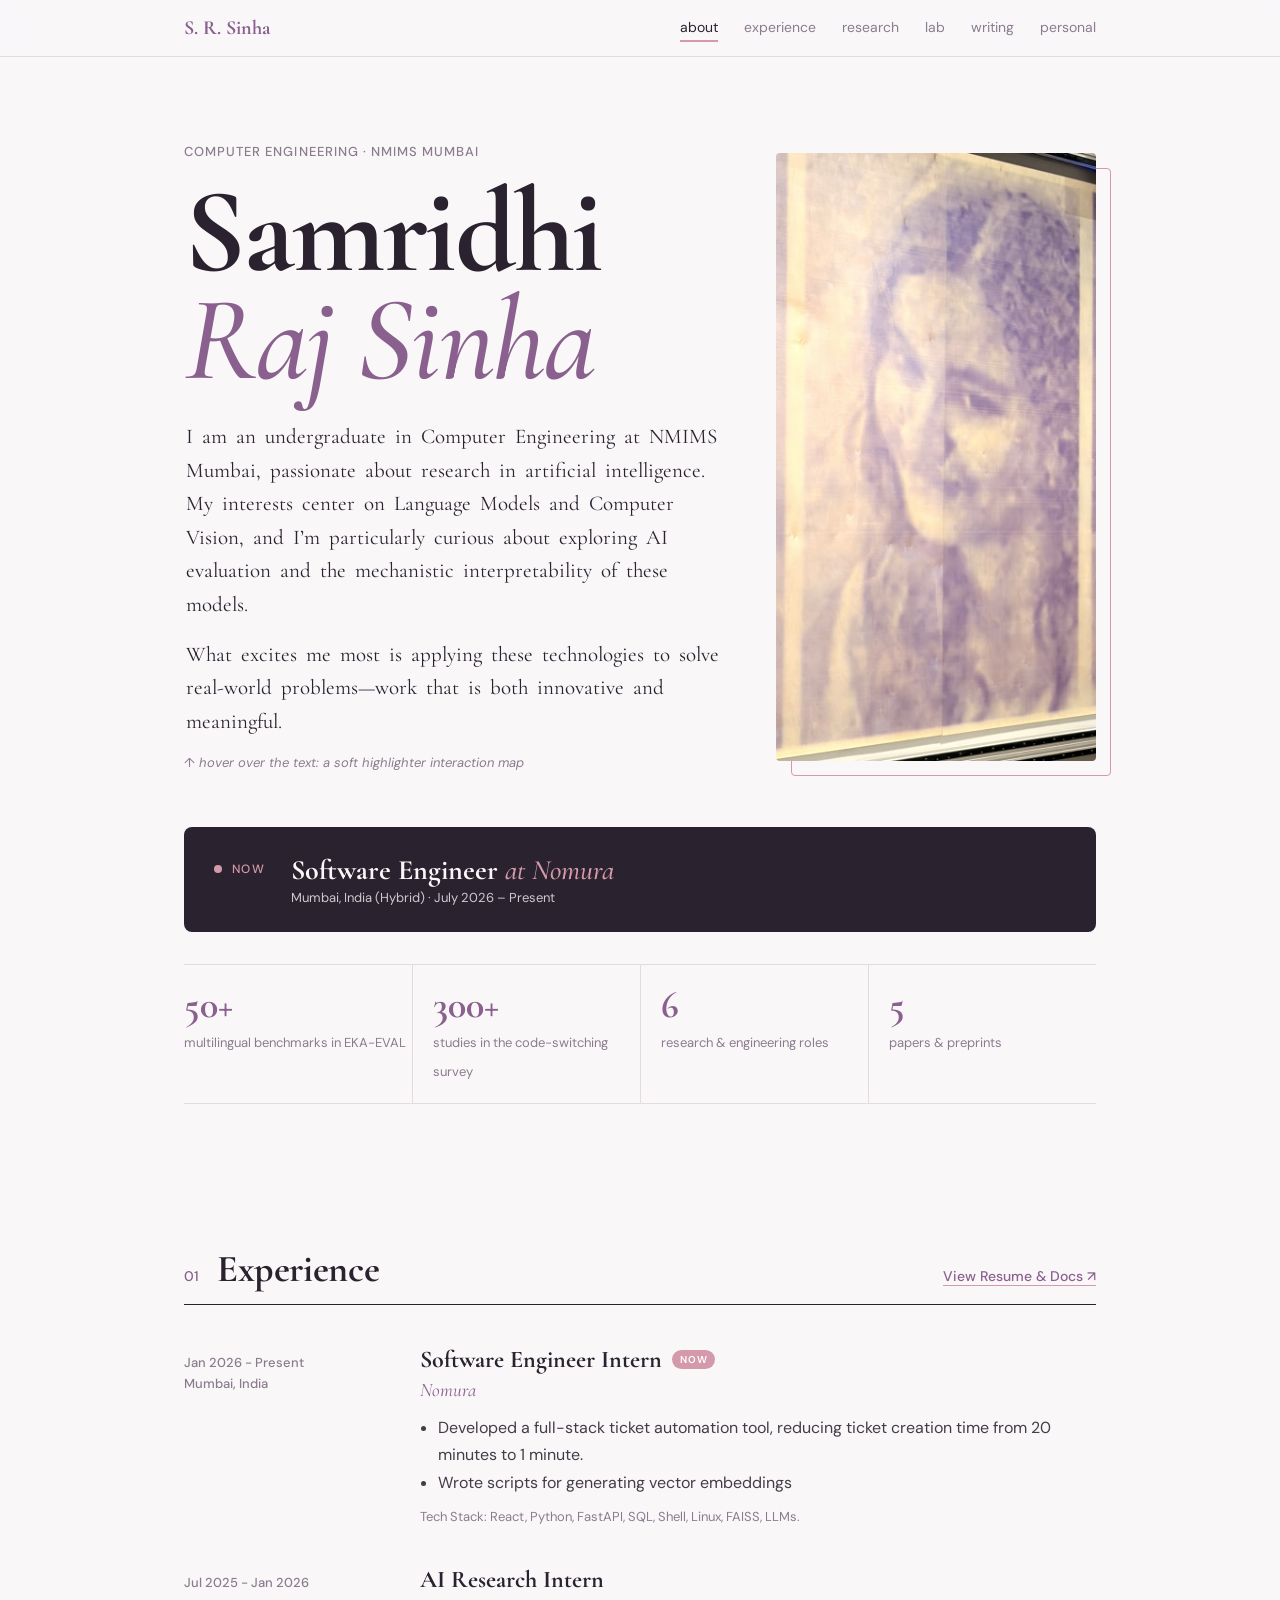
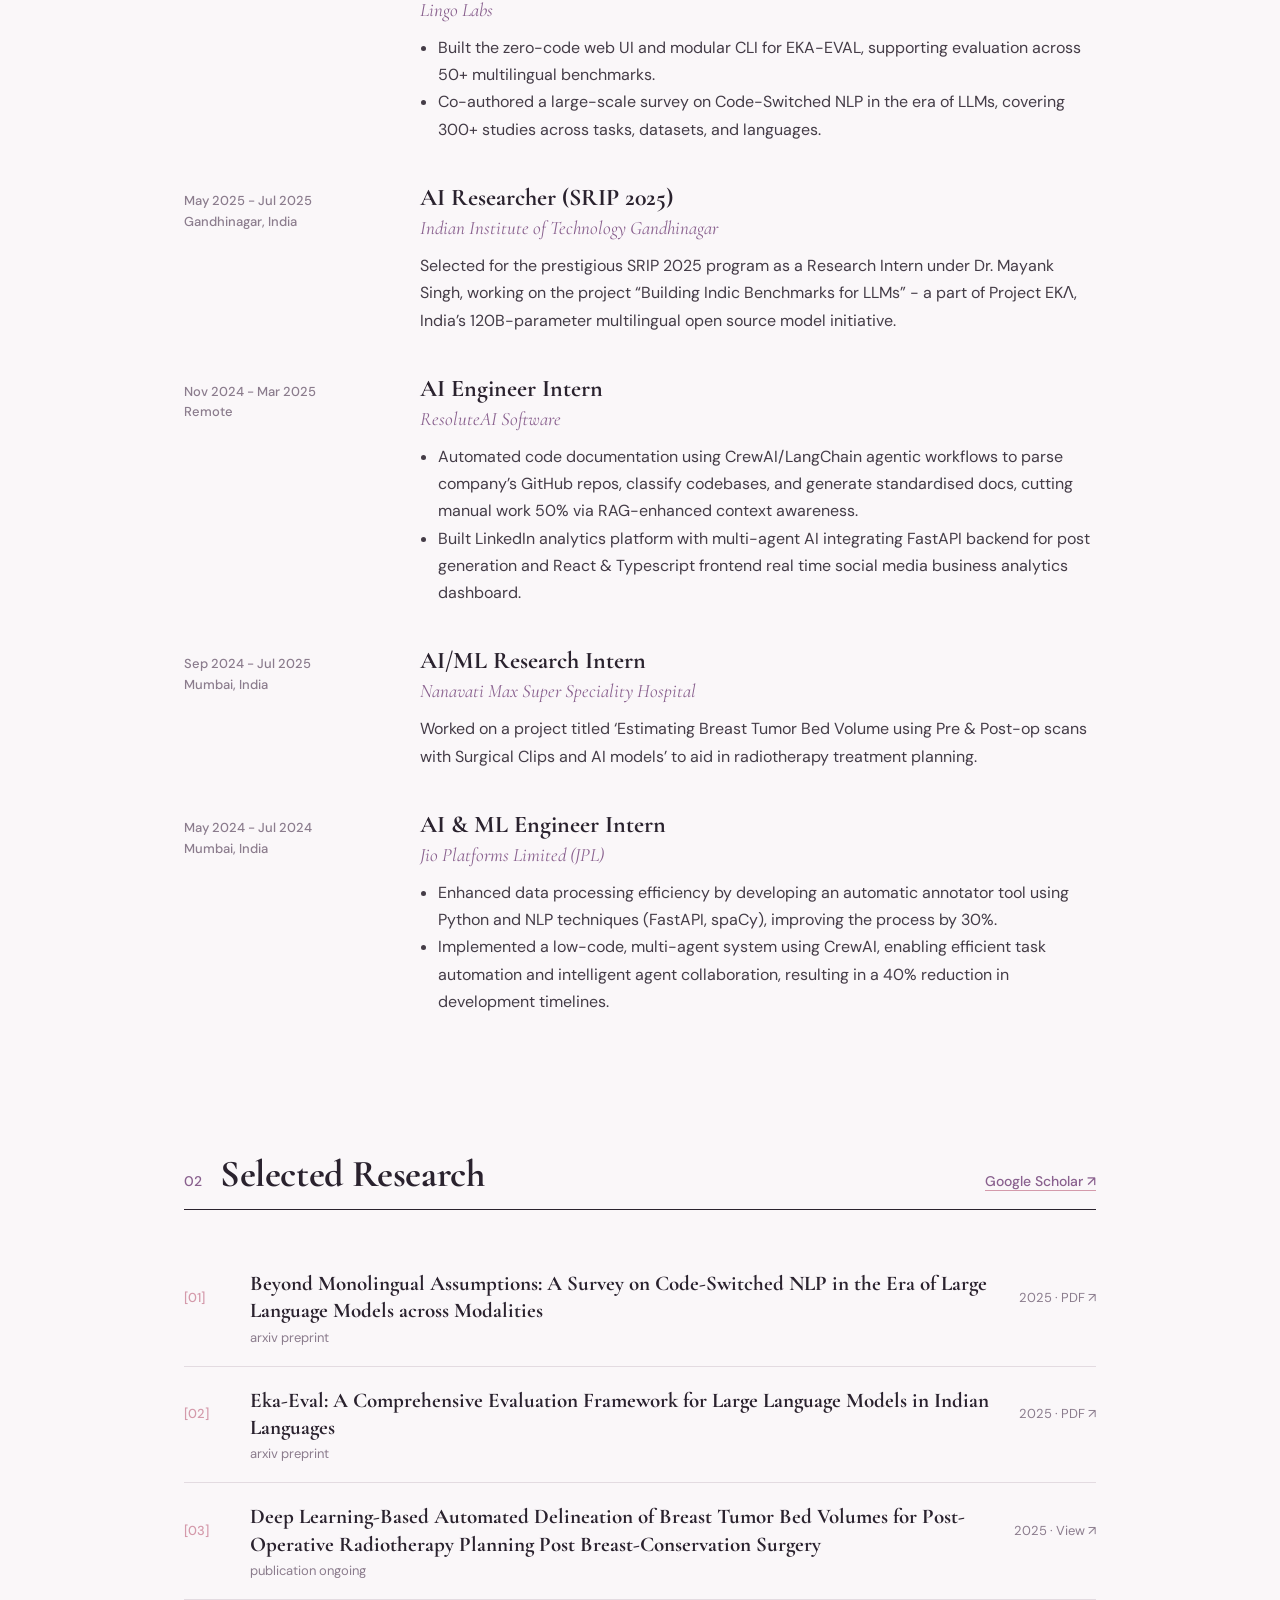
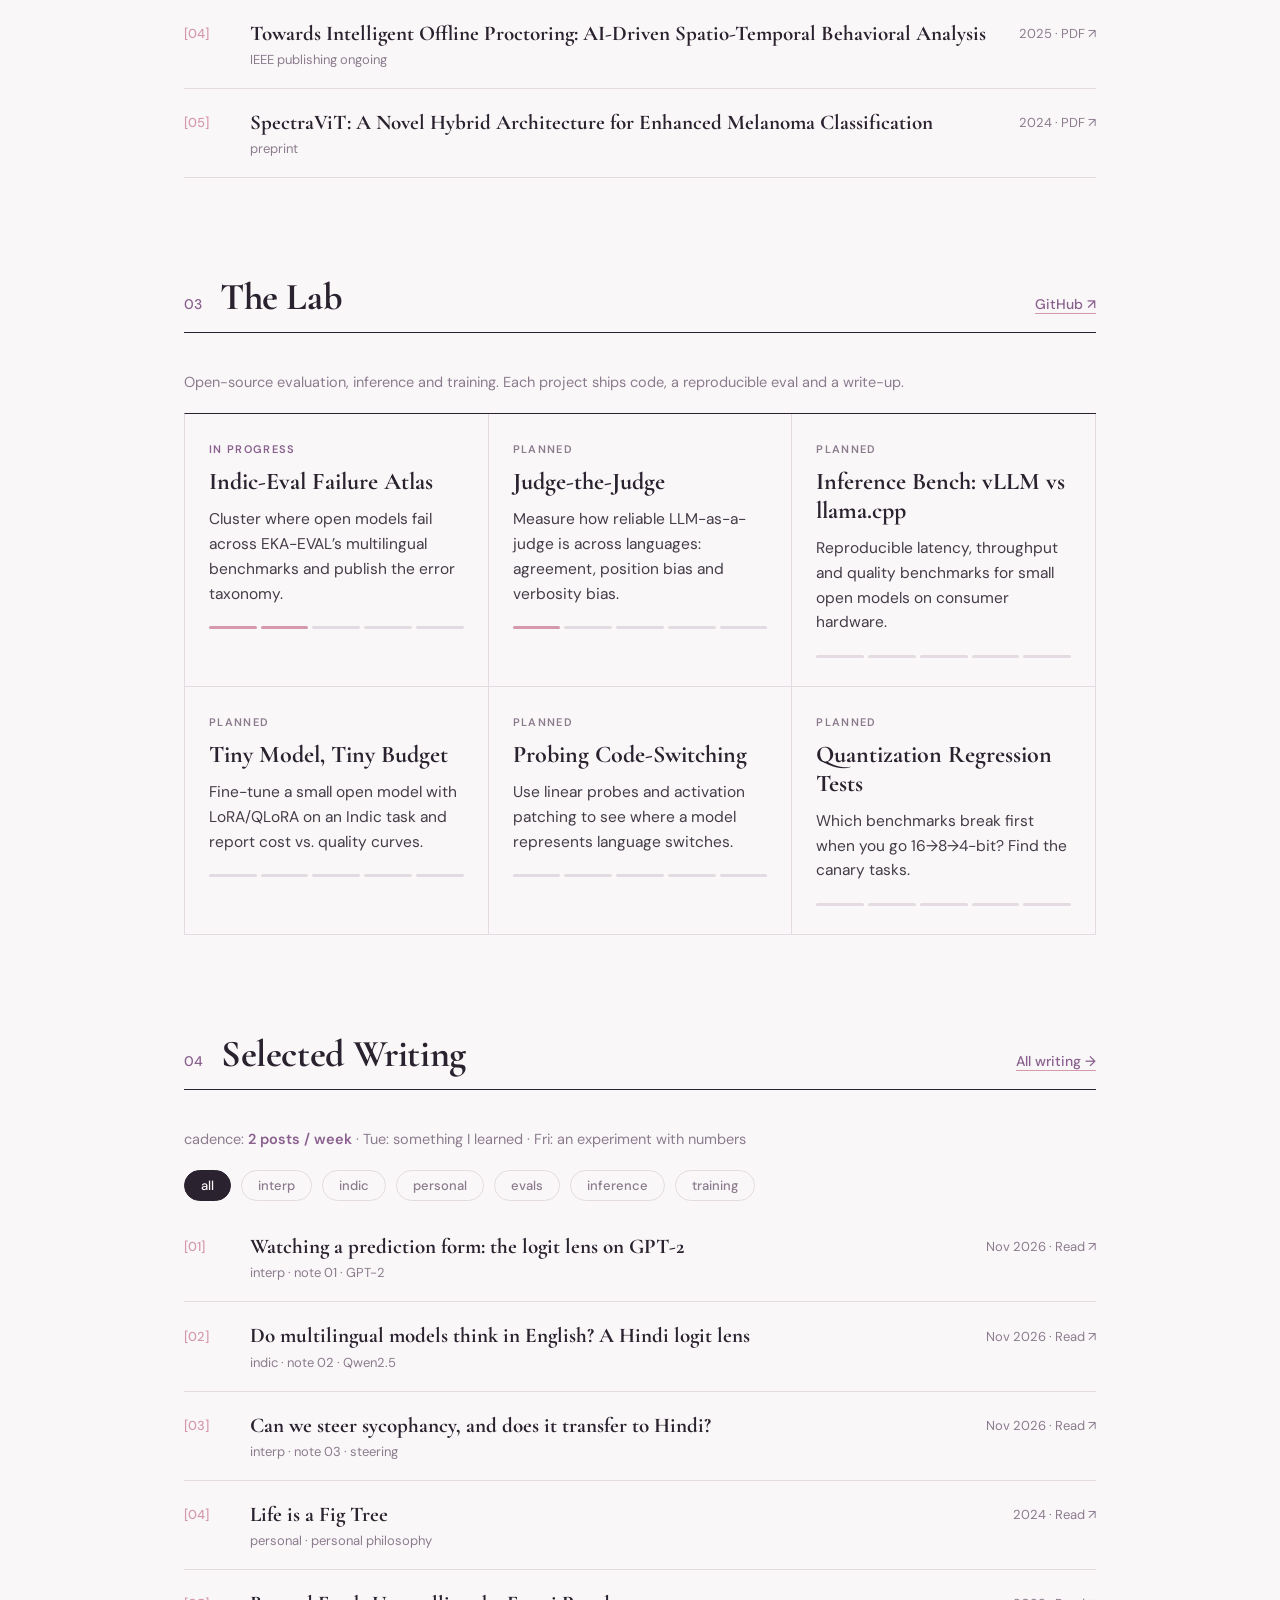
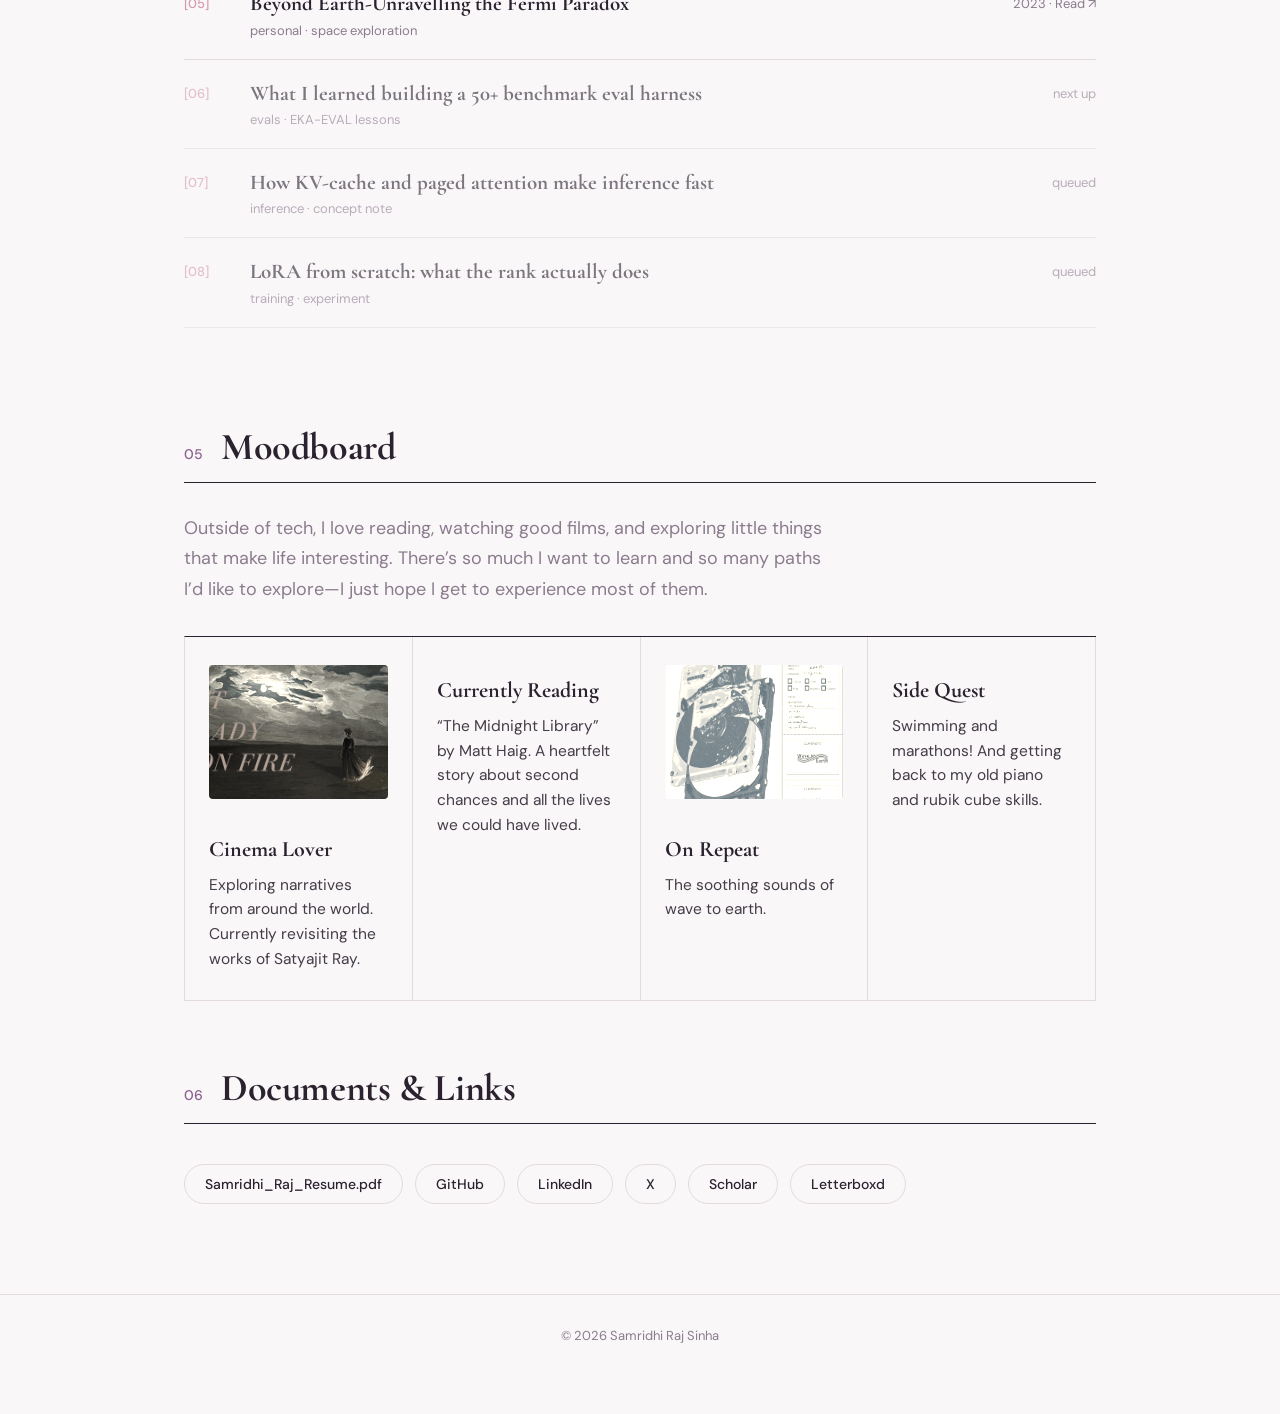
<file: index.html>
<!DOCTYPE html>
<html lang="en">
<head>
<meta charset="utf-8">
<meta name="viewport" content="width=device-width, initial-scale=1, viewport-fit=cover">
<title>Samridhi Raj Sinha</title>
<meta name="description" content="Samridhi Raj Sinha: software engineer at Nomura. AI research on language models, evaluation and mechanistic interpretability.">
<link rel="icon" href="data:image/svg+xml,<svg xmlns=%22http://www.w3.org/2000/svg%22 viewBox=%220 0 100 100%22><rect width=%22100%22 height=%22100%22 fill=%22%232a222e%22/><text x=%2250%22 y=%2274%22 font-size=%2275%22 text-anchor=%22middle%22 fill=%22%23d49aab%22 font-family=%22serif%22>S</text></svg>">
<link rel="preconnect" href="https://fonts.googleapis.com">
<link rel="preconnect" href="https://fonts.gstatic.com" crossorigin>
<link href="https://fonts.googleapis.com/css2?family=Cormorant+Garamond:ital,wght@0,500;0,700;1,500&family=DM+Sans:wght@400;500;600&display=swap" rel="stylesheet">
<style>
:root {
  --bg: #faf7f9;
  --tx: #2a222e;
  --mut: #8b7c8d;
  --acc: #89608e; 
  --pnk: #d49aab;
  --line: #e3dbe1;
  --warm: #f2eaf0;
  --sf: 'Cormorant Garamond', Georgia, serif;
  --ui: 'DM Sans', sans-serif;
  box-sizing: border-box;
  padding-top: env(safe-area-inset-top, 0px);
  padding-bottom: env(safe-area-inset-bottom, 0px);
}
* { box-sizing: border-box; }
html { scroll-behavior: smooth; scroll-padding-top: 70px; }
body { margin: 0; background: var(--bg); color: var(--tx); font: 17px/1.7 var(--ui); }
::selection { background: var(--pnk); color: #fff; }
a { color: var(--tx); text-decoration-color: var(--pnk); text-underline-offset: 3px; }
a:hover { color: var(--acc); }

/* Progress Bar */
#bar { position: fixed; top: 0; left: 0; height: 3px; width: 0; background: linear-gradient(90deg, var(--acc), var(--pnk)); z-index: 30; }

/* Navigation */
nav { position: sticky; top: env(safe-area-inset-top, 0px); z-index: 20; background: rgba(250,247,249,.85); backdrop-filter: blur(12px); border-bottom: 1px solid var(--line); }
nav .w { display: flex; align-items: center; gap: 26px; height: 56px; font: 14px var(--ui); overflow-x: auto; }
nav b { font-family: var(--sf); font-size: 20px; font-weight: 700; white-space: nowrap; color: var(--acc); }
nav a { text-decoration: none; color: var(--mut); white-space: nowrap; padding: 4px 0; border-bottom: 2px solid transparent; transition: .2s; }
nav a.on { color: var(--tx); border-color: var(--pnk); }
nav a:hover { color: var(--acc); }
nav .sp { flex: 1; }

.w { max-width: 960px; margin: 0 auto; padding: 0 24px; }
.hero { padding: 86px 0 66px; }

/* Hero Grid for Image */
.hero-grid { display: grid; grid-template-columns: 1fr 320px; gap: 50px; align-items: center; }
.hero-img { position: relative; }
.hero-img::after { content: ""; position: absolute; top: 15px; left: 15px; right: -15px; bottom: -15px; border: 1px solid var(--pnk); z-index: -1; border-radius: 4px; transition: transform 0.4s ease; }
.hero-img:hover::after { transform: translate(-5px, -5px); }
.hero-img img { width: 100%; display: block; border-radius: 4px; filter: sepia(0.15) contrast(1.05) saturate(0.9); transition: filter 0.5s ease; }
.hero-img:hover img { filter: none; }

.kick { font: 13px var(--ui); color: var(--mut); letter-spacing: .08em; text-transform: uppercase; font-weight: 500; }
h1 { font: 700 clamp(54px, 11vw, 120px)/.9 var(--sf); letter-spacing: -.02em; margin: 18px 0 26px; }
h1 em { font-weight: 500; font-style: italic; color: var(--acc); }

.att { font-size: 21px; line-height: 1.6; font-family: var(--sf); }
.att p { margin: 0 0 16px; }
.att b { font-weight: 700; }
.att span { border-radius: 4px; padding: 1px 2px; transition: background .3s, color .3s; cursor: default; }
.hint { font: 13px var(--ui); color: var(--mut); margin-top: 6px; font-style: italic; }

/* Current Role Box */
.now { margin-top: 56px; background: var(--tx); color: var(--bg); border-radius: 8px; padding: 26px 30px; display: grid; grid-template-columns: auto 1fr; gap: 6px 26px; align-items: start; }
.now .lb { font: 500 12px var(--ui); letter-spacing: .12em; color: var(--pnk); display: flex; align-items: center; gap: 10px; padding-top: 8px; }
.dot { width: 8px; height: 8px; border-radius: 50%; background: var(--pnk); animation: pl 2.5s infinite; }
@keyframes pl { 0% { box-shadow: 0 0 0 0 rgba(212,154,171,.6); } 100% { box-shadow: 0 0 0 12px rgba(212,154,171,0); } }
.now h3 { margin: 0; font: 700 28px var(--sf); }
.now h3 span { font-weight: 500; font-style: italic; color: var(--pnk); }
.now .m { font: 13px var(--ui); color: #d0c8d1; margin-top: 2px; }
.now ul { grid-column: 2; margin: 10px 0 0; padding-left: 20px; font-size: 15.5px; color: #ede8ef; line-height: 1.6; }

/* Stats */
.stats { display: grid; grid-template-columns: repeat(4, 1fr); margin-top: 32px; border-top: 1px solid var(--line); border-bottom: 1px solid var(--line); }
.stats div { padding: 20px 0 18px 20px; border-left: 1px solid var(--line); }
.stats div:first-child { border: 0; padding-left: 0; }
.stats b { display: block; font: 700 38px/1.1 var(--sf); color: var(--acc); }
.stats span { font: 13px var(--ui); color: var(--mut); }

section { padding: 76px 0 20px; }
.sh { display: flex; align-items: baseline; gap: 18px; border-bottom: 1px solid var(--tx); padding-bottom: 12px; margin-bottom: 40px; }
.sh i { font: 500 14px var(--ui); color: var(--acc); font-style: normal; }
.sh h2 { margin: 0; font: 700 38px var(--sf); letter-spacing: -.01em; }
.sh a { margin-left: auto; font: 500 14px var(--ui); white-space: nowrap; color: var(--acc); text-decoration: none; border-bottom: 1px solid var(--pnk); }

/* Experience */
.job { display: grid; grid-template-columns: 200px 1fr; gap: 6px 36px; padding: 0 0 40px; }
.job .d { font: 13px/1.6 var(--ui); color: var(--mut); padding-top: 8px; font-weight: 500; }
.job h3 { margin: 0; font: 700 24px var(--sf); }
.job .co { font-style: italic; color: var(--acc); margin-bottom: 6px; font-family: var(--sf); font-size: 19px; }
.job ul, .job p { margin: 8px 0 0; padding-left: 18px; color: #443c47; font-size: 16px; }
.job p { padding-left: 0; }
.job .stack { font: 13px var(--ui); color: var(--mut); margin-top: 12px; }
.badge { font: 600 10px var(--ui); background: var(--pnk); color: #fff; padding: 3px 8px; border-radius: 12px; letter-spacing: .08em; vertical-align: 4px; margin-left: 10px; }

/* Lists / Rows */
.rows > * { display: grid; grid-template-columns: 46px 1fr auto; gap: 4px 20px; padding: 20px 0; border-bottom: 1px solid var(--line); text-decoration: none; transition: .25s; align-items: center; }
.rows a:hover { padding-left: 12px; background: var(--warm); }
.rows .n { font: 13px var(--ui); color: var(--pnk); font-weight: 500; }
.rows .t { font: 700 21px/1.3 var(--sf); }
.rows .k { grid-column: 2; font: 13px var(--ui); color: var(--mut); }
.rows .b { font: 13px var(--ui); color: var(--mut); grid-row: 1; grid-column: 3; white-space: nowrap; }

/* Cards (Lab) */
.grid { display: grid; grid-template-columns: repeat(auto-fit, minmax(280px, 1fr)); gap: 0; border-top: 1px solid var(--tx); border-left: 1px solid var(--line); }
.card { padding: 28px 24px; border-right: 1px solid var(--line); border-bottom: 1px solid var(--line); transition: .3s; background: var(--bg); }
.card:hover { background: var(--warm); }
.card .st { font: 600 11px var(--ui); letter-spacing: .12em; color: var(--mut); display: flex; justify-content: space-between; }
.card .st.on { color: var(--acc); }
.card h3 { margin: 12px 0 10px; font: 700 24px/1.2 var(--sf); }
.card p { margin: 0; color: #443c47; font-size: 15.5px; line-height: 1.6; }
.seg { display: flex; gap: 4px; margin-top: 20px; }
.seg i { flex: 1; height: 3px; background: var(--line); border-radius: 2px; }
.seg i.f { background: var(--pnk); }

.cad { font: 14.5px var(--ui); color: var(--mut); margin-bottom: 22px; }
.cad b { color: var(--acc); font-weight: 600; }
.pills { display: flex; gap: 10px; flex-wrap: wrap; margin-bottom: 12px; }
.pills button { font: 13px var(--ui); font-weight: 500; background: none; color: var(--mut); border: 1px solid var(--line); border-radius: 20px; padding: 6px 16px; cursor: pointer; transition: .2s; }
.pills button:hover { border-color: var(--pnk); color: var(--tx); }
.pills button.on { background: var(--tx); color: var(--bg); border-color: var(--tx); }

/* Moodboard */
.mood { display: grid; grid-template-columns: repeat(auto-fit, minmax(220px, 1fr)); gap: 0; border-top: 1px solid var(--tx); border-left: 1px solid var(--line); }
.mood .card img { width: 100%; aspect-ratio: 4/3; object-fit: cover; margin-bottom: 16px; background: var(--warm); border-radius: 4px; filter: grayscale(0.8) sepia(0.2) contrast(1.1); transition: .5s; }
.mood .card:hover img { filter: none; }
.mood .card h3 { font-size: 22px; }

/* Footer Links */
.links { display: flex; gap: 12px; flex-wrap: wrap; }
.links a { font: 500 14px var(--ui); border: 1px solid var(--line); padding: 10px 20px; border-radius: 30px; text-decoration: none; transition: .3s; }
.links a:hover { background: var(--acc); color: #fff; border-color: var(--acc); }

footer { margin-top: 70px; padding: 32px 0 70px; border-top: 1px solid var(--line); color: var(--mut); font: 13px var(--ui); text-align: center; }

/* Animations */
.rv { opacity: 0; transform: translateY(16px); transition: opacity .7s ease-out, transform .7s ease-out; }
.rv.in { opacity: 1; transform: none; }

@media (max-width: 850px) {
  .hero-grid { grid-template-columns: 1fr; gap: 40px; }
  .hero-img { max-width: 320px; margin: 0 auto; }
  .job { grid-template-columns: 1fr; gap: 12px; } .job .d { padding: 0; }
  .stats { grid-template-columns: 1fr 1fr; } .stats div:nth-child(3) { border-left: 0; padding-left: 0; }
  .now { grid-template-columns: 1fr; padding: 24px; } .now ul { grid-column: 1; padding-left: 16px; }
  .rows > * { grid-template-columns: 34px 1fr; align-items: start; } .rows .b { grid-column: 2; grid-row: auto; padding: 0; }
  nav .sp { display: none; }
}
@media (prefers-reduced-motion: reduce) { * { animation: none!important; transition: none!important; } .rv { opacity: 1; transform: none; } }
</style>
</head>
<body>
<div id="bar"></div>
<nav><div class="w"><b>S. R. Sinha</b><span class="sp"></span><a href="#about">about</a><a href="#exp">experience</a><a href="#research">research</a><a href="#lab">lab</a><a href="#notes">writing</a><a href="#personal">personal</a></div></nav>

<header class="hero" id="about"><div class="w">
<div class="hero-grid">
  <div>
    <div class="kick">Computer Engineering · NMIMS Mumbai</div>
    <h1>Samridhi<br><em>Raj Sinha</em></h1>
    <div class="att" id="att">
    <p>I am an undergraduate in Computer Engineering at NMIMS Mumbai, passionate about research in artificial intelligence. My interests center on <b>Language Models</b> and <b>Computer Vision</b>, and I’m particularly curious about exploring <b>AI evaluation</b> and the <b>mechanistic interpretability</b> of these models.</p>
    <p>What excites me most is applying these technologies to solve real-world problems—work that is both innovative and meaningful.</p>
    </div>
    <div class="hint">↑ hover over the text: a soft highlighter interaction map</div>
  </div>
  <div class="hero-img rv">
    <img src="sam1.jpeg" alt="Samridhi Raj Sinha" loading="lazy">
  </div>
</div>

<div class="now rv"><div class="lb"><span class="dot"></span>NOW</div>
<div><h3>Software Engineer <span>at Nomura</span></h3><div class="m">Mumbai, India (Hybrid) · July 2026 – Present</div></div></div>

<div class="stats rv"><div><b data-n="50" data-s="+">0</b><span>multilingual benchmarks in EKA-EVAL</span></div><div><b data-n="300" data-s="+">0</b><span>studies in the code-switching survey</span></div><div><b data-n="6" data-s="">0</b><span>research &amp; engineering roles</span></div><div><b data-n="5" data-s="">0</b><span>papers &amp; preprints</span></div></div>
</div></header>

<section id="exp"><div class="w">
<div class="sh rv"><i>01</i><h2>Experience</h2><a href="SamridhiRajSinha_CV.pdf">View Resume &amp; Docs ↗</a></div>
<div class="job rv"><div class="d">Jan 2026 - Present<br>Mumbai, India</div><div><h3>Software Engineer Intern<span class="badge">NOW</span></h3><div class="co">Nomura</div><ul><li>Developed a full-stack ticket automation tool, reducing ticket creation time from 20 minutes to 1 minute.</li><li>Wrote scripts for generating vector embeddings</li></ul><div class="stack">Tech Stack: React, Python, FastAPI, SQL, Shell, Linux, FAISS, LLMs.</div></div></div>
<div class="job rv"><div class="d">Jul 2025 - Jan 2026</div><div><h3>AI Research Intern</h3><div class="co">Lingo Labs</div><ul><li>Built the zero-code web UI and modular CLI for EKA-EVAL, supporting evaluation across 50+ multilingual benchmarks.</li><li>Co-authored a large-scale survey on Code-Switched NLP in the era of LLMs, covering 300+ studies across tasks, datasets, and languages.</li></ul></div></div>
<div class="job rv"><div class="d">May 2025 - Jul 2025<br>Gandhinagar, India</div><div><h3>AI Researcher (SRIP 2025)</h3><div class="co">Indian Institute of Technology Gandhinagar</div><p>Selected for the prestigious SRIP 2025 program as a Research Intern under Dr. Mayank Singh, working on the project “Building Indic Benchmarks for LLMs” - a part of Project EKΛ, India’s 120B-parameter multilingual open source model initiative.</p></div></div>
<div class="job rv"><div class="d">Nov 2024 - Mar 2025<br>Remote</div><div><h3>AI Engineer Intern</h3><div class="co">ResoluteAI Software</div><ul><li>Automated code documentation using CrewAI/LangChain agentic workflows to parse company’s GitHub repos, classify codebases, and generate standardised docs, cutting manual work 50% via RAG-enhanced context awareness.</li><li>Built LinkedIn analytics platform with multi-agent AI integrating FastAPI backend for post generation and React &amp; Typescript frontend real time social media business analytics dashboard.</li></ul></div></div>
<div class="job rv"><div class="d">Sep 2024 - Jul 2025<br>Mumbai, India</div><div><h3>AI/ML Research Intern</h3><div class="co">Nanavati Max Super Speciality Hospital</div><p>Worked on a project titled ‘Estimating Breast Tumor Bed Volume using Pre &amp; Post-op scans with Surgical Clips and AI models’ to aid in radiotherapy treatment planning.</p></div></div>
<div class="job rv"><div class="d">May 2024 - Jul 2024<br>Mumbai, India</div><div><h3>AI &amp; ML Engineer Intern</h3><div class="co">Jio Platforms Limited (JPL)</div><ul><li>Enhanced data processing efficiency by developing an automatic annotator tool using Python and NLP techniques (FastAPI, spaCy), improving the process by 30%.</li><li>Implemented a low-code, multi-agent system using CrewAI, enabling efficient task automation and intelligent agent collaboration, resulting in a 40% reduction in development timelines.</li></ul></div></div>
</div></section>

<section id="research"><div class="w">
<div class="sh rv"><i>02</i><h2>Selected Research</h2><a href="https://scholar.google.com/citations?hl=en&user=-OvbUpBIv6AC">Google Scholar ↗</a></div>
<div class="rows rv">
<a href="https://arxiv.org/abs/2510.07037"><span class="n">[01]</span><span class="t">Beyond Monolingual Assumptions: A Survey on Code-Switched NLP in the Era of Large Language Models across Modalities</span><span class="b">2025 · PDF ↗</span><span class="k">arxiv preprint</span></a>
<a href="https://arxiv.org/abs/2507.01853"><span class="n">[02]</span><span class="t">Eka-Eval: A Comprehensive Evaluation Framework for Large Language Models in Indian Languages</span><span class="b">2025 · PDF ↗</span><span class="k">arxiv preprint</span></a>
<a href="https://drive.google.com/drive/u/0/search?q=Nanavati"><span class="n">[03]</span><span class="t">Deep Learning-Based Automated Delineation of Breast Tumor Bed Volumes for Post-Operative Radiotherapy Planning Post Breast-Conservation Surgery</span><span class="b">2025 · View ↗</span><span class="k">publication ongoing</span></a>
<a href="https://drive.google.com/file/d/1HOZtSFRHL0sV82iX6jlJGX8CcyZwL8tI/view?usp=sharing"><span class="n">[04]</span><span class="t">Towards Intelligent Offline Proctoring: AI-Driven Spatio-Temporal Behavioral Analysis</span><span class="b">2025 · PDF ↗</span><span class="k">IEEE publishing ongoing</span></a>
<a href="https://doi.org/10.21203/rs.3.rs-7455685/v1"><span class="n">[05]</span><span class="t">SpectraViT: A Novel Hybrid Architecture for Enhanced Melanoma Classification</span><span class="b">2024 · PDF ↗</span><span class="k">preprint</span></a>
</div></div></section>

<section id="lab"><div class="w">
<div class="sh rv"><i>03</i><h2>The Lab</h2><a href="https://github.com/sam22ridhi">GitHub ↗</a></div>
<p class="cad rv">Open-source evaluation, inference and training. Each project ships code, a reproducible eval and a write-up.</p>
<div class="grid rv" id="projects"></div>
</div></section>

<section id="notes"><div class="w">
<div class="sh rv"><i>04</i><h2>Selected Writing</h2><a href="blog.html" style="margin-left:auto;font:500 14px var(--ui);white-space:nowrap">All writing →</a></div>
<div class="cad rv">cadence: <b>2 posts / week</b> · Tue: something I learned · Fri: an experiment with numbers</div>
<div class="pills rv" id="pills"></div>
<div class="rows rv" id="posts"></div>
</div></section>

<section id="personal"><div class="w">
<div class="sh rv"><i>05</i><h2>Moodboard</h2></div>
<p class="rv" style="max-width:640px;margin:-10px 0 32px;color:var(--mut);font-size:18px">Outside of tech, I love reading, watching good films, and exploring little things that make life interesting. There’s so much I want to learn and so many paths I’d like to explore—I just hope I get to experience most of them.</p>
<div class="mood rv">
<div class="card"><img src="samss.jpg" alt="Favorite film snippet" loading="lazy"><h3>Cinema Lover</h3><p>Exploring narratives from around the world. Currently revisiting the works of Satyajit Ray.</p></div>
<div class="card"><h3>Currently Reading</h3><p>“The Midnight Library” by Matt Haig. A heartfelt story about second chances and all the lives we could have lived.</p></div>
<div class="card"><img src="www.jpg" alt="Album cover" loading="lazy"><h3>On Repeat</h3><p>The soothing sounds of wave to earth.</p></div>
<div class="card"><h3>Side Quest</h3><p>Swimming and marathons! And getting back to my old piano and rubik cube skills.</p></div>
</div>
<div class="sh rv" style="margin-top:64px"><i>06</i><h2>Documents &amp; Links</h2></div>
<div class="links rv"><a href="SamridhiRajSinha_CV.pdf">Samridhi_Raj_Resume.pdf</a><a href="https://github.com/sam22ridhi">GitHub</a><a href="https://www.linkedin.com/in/samridhi-raj-sinha-a96520217/">LinkedIn</a><a href="https://x.com/samisindilemma">X</a><a href="https://scholar.google.com/citations?hl=en&user=-OvbUpBIv6AC">Scholar</a><a href="https://letterboxd.com/samiee22/">Letterboxd</a></div>
</div></section>
<footer><div class="w">© 2026 Samridhi Raj Sinha</div></footer>

<script>
const PROJECTS=[
{s:"IN PROGRESS",on:1,n:"Indic-Eval Failure Atlas",d:"Cluster where open models fail across EKA-EVAL’s multilingual benchmarks and publish the error taxonomy.",p:2},
{s:"PLANNED",n:"Judge-the-Judge",d:"Measure how reliable LLM-as-a-judge is across languages: agreement, position bias and verbosity bias.",p:1},
{s:"PLANNED",n:"Inference Bench: vLLM vs llama.cpp",d:"Reproducible latency, throughput and quality benchmarks for small open models on consumer hardware.",p:0},
{s:"PLANNED",n:"Tiny Model, Tiny Budget",d:"Fine-tune a small open model with LoRA/QLoRA on an Indic task and report cost vs. quality curves.",p:0},
{s:"PLANNED",n:"Probing Code-Switching",d:"Use linear probes and activation patching to see where a model represents language switches.",p:0},
{s:"PLANNED",n:"Quantization Regression Tests",d:"Which benchmarks break first when you go 16→8→4-bit? Find the canary tasks.",p:0}];
const POSTS=[
{t:"Watching a prediction form: the logit lens on GPT-2",k:"interp",y:"Nov 2026",u:"logit-lens.html",c:"note 01 · GPT-2"},
{t:"Do multilingual models think in English? A Hindi logit lens",k:"indic",y:"Nov 2026",u:"indic-latent-language.html",c:"note 02 · Qwen2.5"},
{t:"Can we steer sycophancy, and does it transfer to Hindi?",k:"interp",y:"Nov 2026",u:"sycophancy-steering.html",c:"note 03 · steering"},
{t:"Life is a Fig Tree",k:"personal",y:"2024",u:"https://medium.com/@samridhiraj04/life-is-a-fig-tree-a2b3cd223941",c:"personal philosophy"},
{t:"Beyond Earth-Unravelling the Fermi Paradox",k:"personal",y:"2023",u:"https://medium.com/@samridhiraj04/beyond-earth-unravelling-the-fermi-paradox-ac6bdb1ec9e3",c:"space exploration"},
{t:"What I learned building a 50+ benchmark eval harness",k:"evals",y:"next up",c:"EKA-EVAL lessons"},
{t:"How KV-cache and paged attention make inference fast",k:"inference",y:"queued",c:"concept note"},
{t:"LoRA from scratch: what the rank actually does",k:"training",y:"queued",c:"experiment"}];
const $=s=>document.querySelector(s);

/* Render Lab */
$("#projects").innerHTML=PROJECTS.map(x=>`<div class="card"><div class="st ${x.on?'on':''}"><span>${x.s}</span></div><h3>${x.n}</h3><p>${x.d}</p><div class="seg">${[0,1,2,3,4].map(i=>`<i class="${i<x.p?'f':''}"></i>`).join("")}</div></div>`).join("");

/* Render Posts */
let f="all";const tags=["all",...new Set(POSTS.map(p=>p.k))];
function draw(){$("#pills").innerHTML=tags.map(t=>`<button class="${t==f?'on':''}" data-t="${t}">${t}</button>`).join("");
let n=0;$("#posts").innerHTML=POSTS.filter(p=>f=="all"||p.k==f).map(p=>{n++;const i=`<span class="n">[${String(n).padStart(2,"0")}]</span><span class="t">${p.t}</span><span class="b">${p.y}${p.u?' · Read ↗':''}</span><span class="k">${p.k} · ${p.c}</span>`;return p.u?`<a href="${p.u}">${i}</a>`:`<div style="opacity:.6">${i}</div>`}).join("")}
$("#pills").onclick=e=>{if(e.target.dataset.t){f=e.target.dataset.t;draw()}};draw();

/* Soft Highlighter Interaction */
const G={lm:["Language","Models","language","models","artificial","intelligence","AI"],cv:["Computer","Vision"],ev:["evaluation","exploring","curious"],ip:["mechanistic","interpretability"],rw:["real-world","problems","innovative","meaningful","technologies","applying"]};
const gid=w=>{w=w.replace(/[.,—]/g,"");for(const k in G)if(G[k].includes(w))return k;return null};
const toks=[];
document.querySelectorAll("#att p").forEach(p=>{const h=p.innerHTML.replace(/<b>|<\/b>/g,"");p.innerHTML=h.split(/\s+/).map(w=>{const s=document.createElement("span");s.textContent=w;return s.outerHTML}).join(" ");});
document.querySelectorAll("#att span").forEach((s,i)=>{s._g=gid(s.textContent);toks.push(s)});
const att=$("#att");
function show(i){toks.forEach((s,j)=>{let w=j==i?1:.4*Math.exp(-Math.abs(i-j)/2.5);if(toks[i]._g&&toks[i]._g===s._g&&j!=i)w=Math.max(w,.85);if(toks[i]._g&&s._g&&toks[i]._g!==s._g&&j!=i)w=Math.max(w,.2);s.style.background=`rgba(212,154,171,${(w*.6).toFixed(2)})`;s.style.color=w>.75?"#2a222e":""})}
att.addEventListener("pointerover",e=>{const i=toks.indexOf(e.target);if(i>-1)show(i)});
att.addEventListener("pointerleave",()=>toks.forEach(s=>{s.style.background="";s.style.color=""}));

/* Count-up & Scroll Reveal */
const io=new IntersectionObserver(es=>es.forEach(e=>{if(e.isIntersecting){e.target.classList.add("in");io.unobserve(e.target)}}),{threshold:.12});
document.querySelectorAll(".rv").forEach(e=>io.observe(e));
document.querySelectorAll("[data-n]").forEach(el=>{const n=+el.dataset.n,s=el.dataset.s;let t0;const st=t=>{t0=t0||t;const p=Math.min((t-t0)/1400,1);el.textContent=Math.round(n*(1-Math.pow(1-p,3)))+(p==1?s:"");if(p<1)requestAnimationFrame(st)};requestAnimationFrame(st)});

/* Dynamic Nav & Scrollbar */
const ids=["about","exp","research","lab","notes","personal"],links=[...document.querySelectorAll("nav a")];
function sp(){const h=document.documentElement;$("#bar").style.width=scrollY/(h.scrollHeight-innerHeight)*100+"%";let c=0;ids.forEach((id,i)=>{if($("#"+id).getBoundingClientRect().top<innerHeight*.4)c=i});links.forEach((a,i)=>a.classList.toggle("on",i==c))}
addEventListener("scroll",sp,{passive:true});sp();
</script>
</body>
</html>
</file>
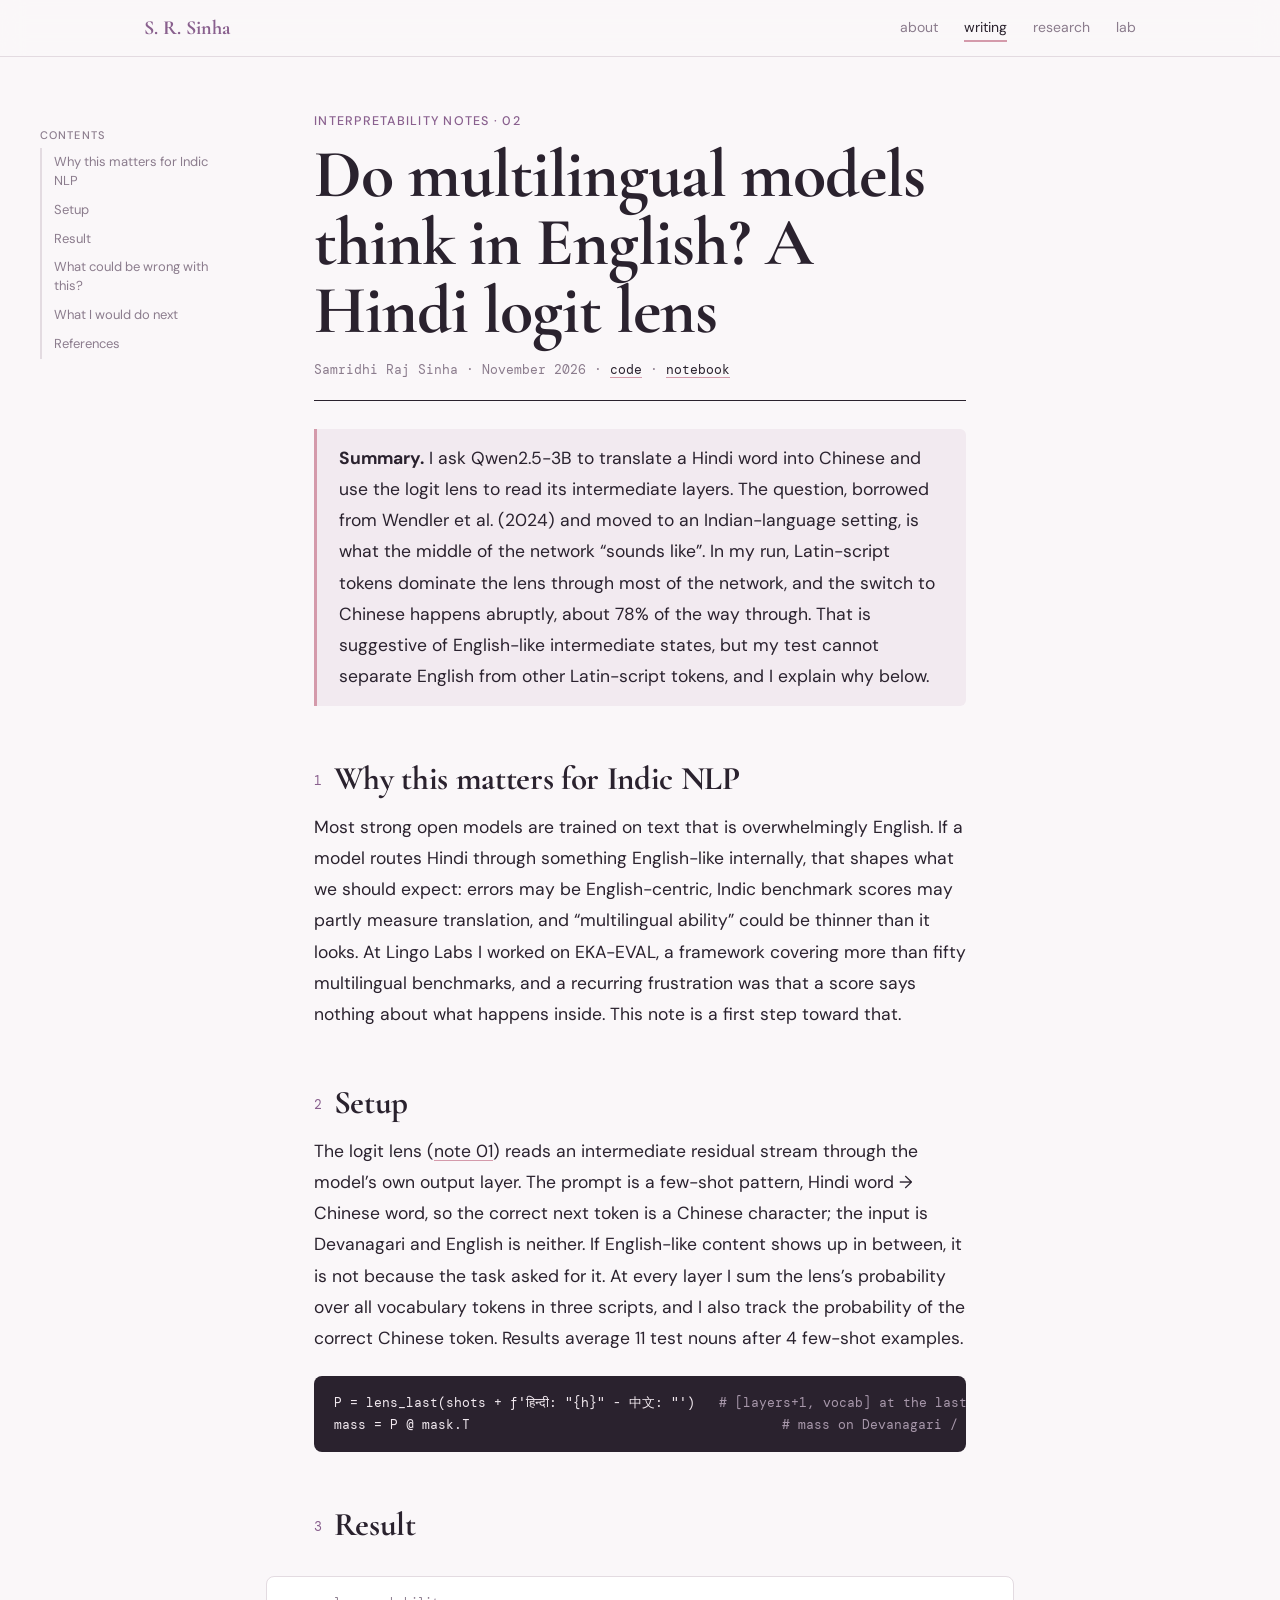
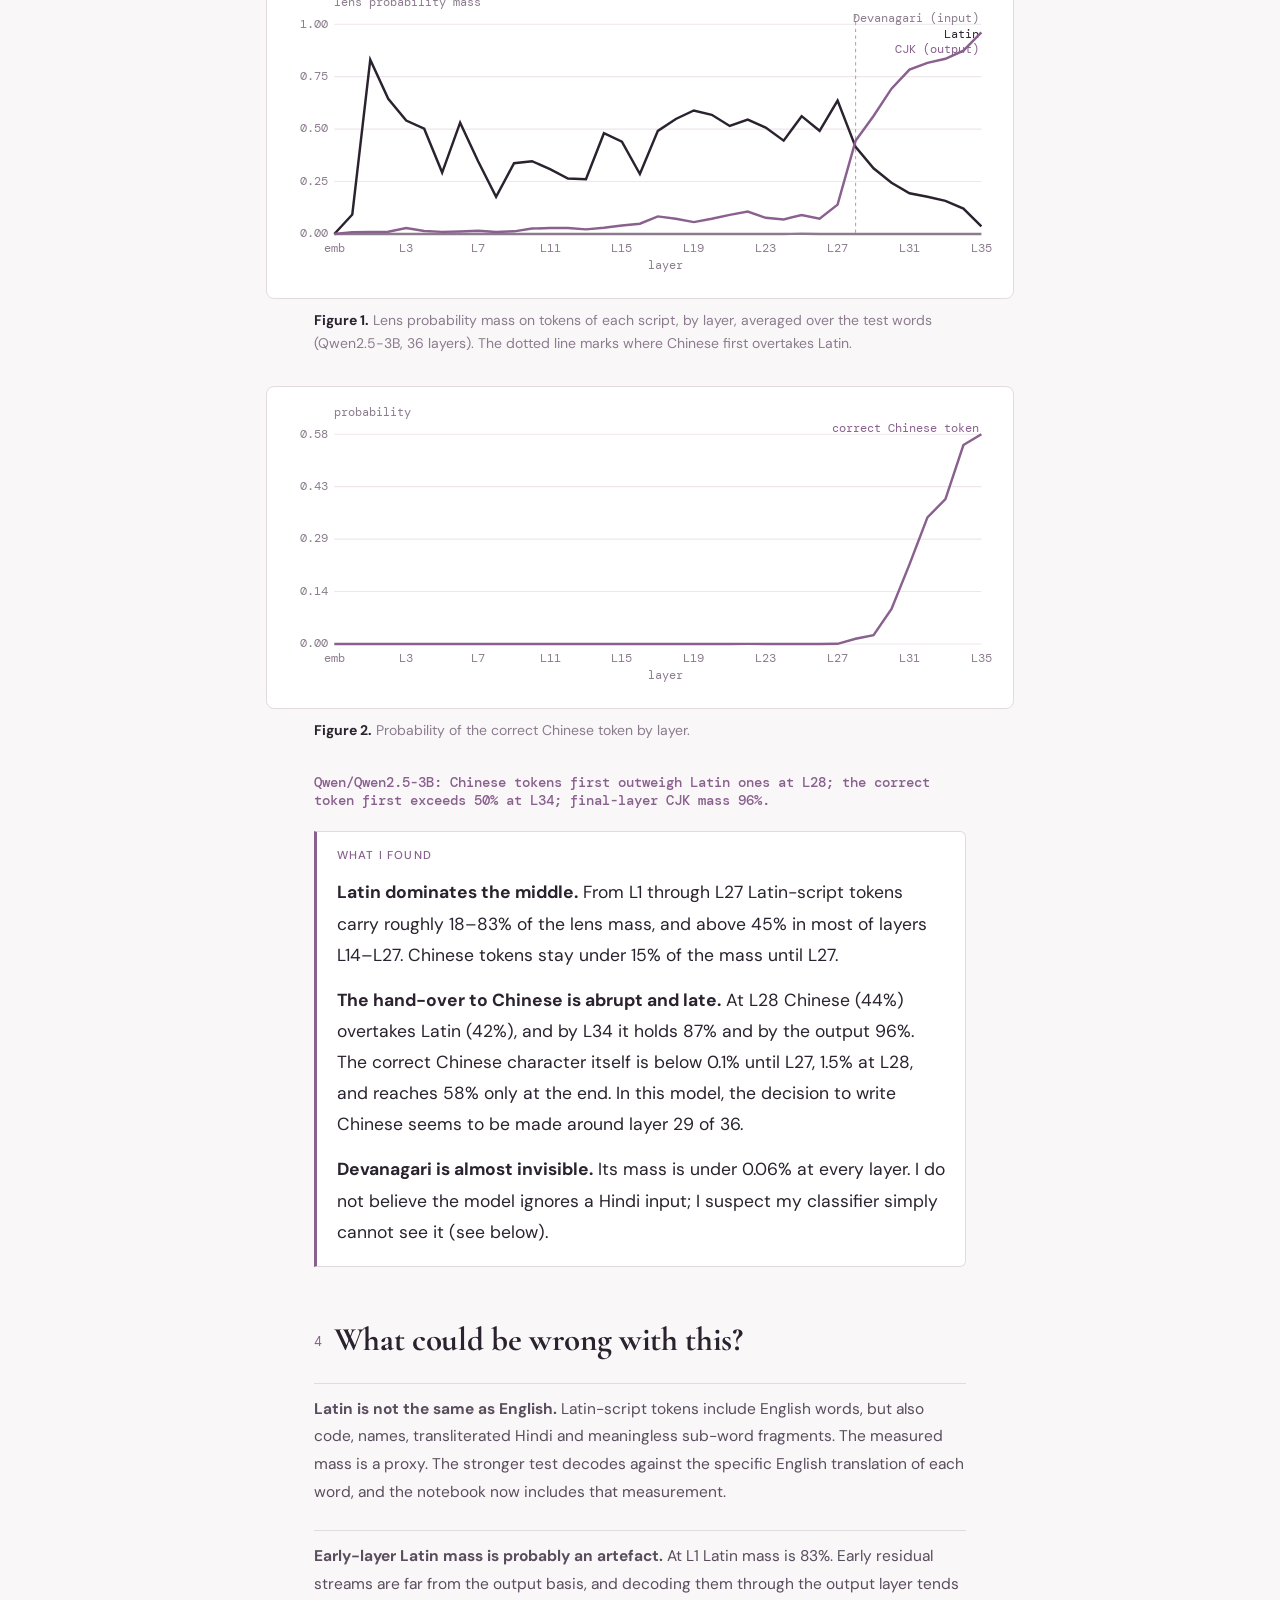
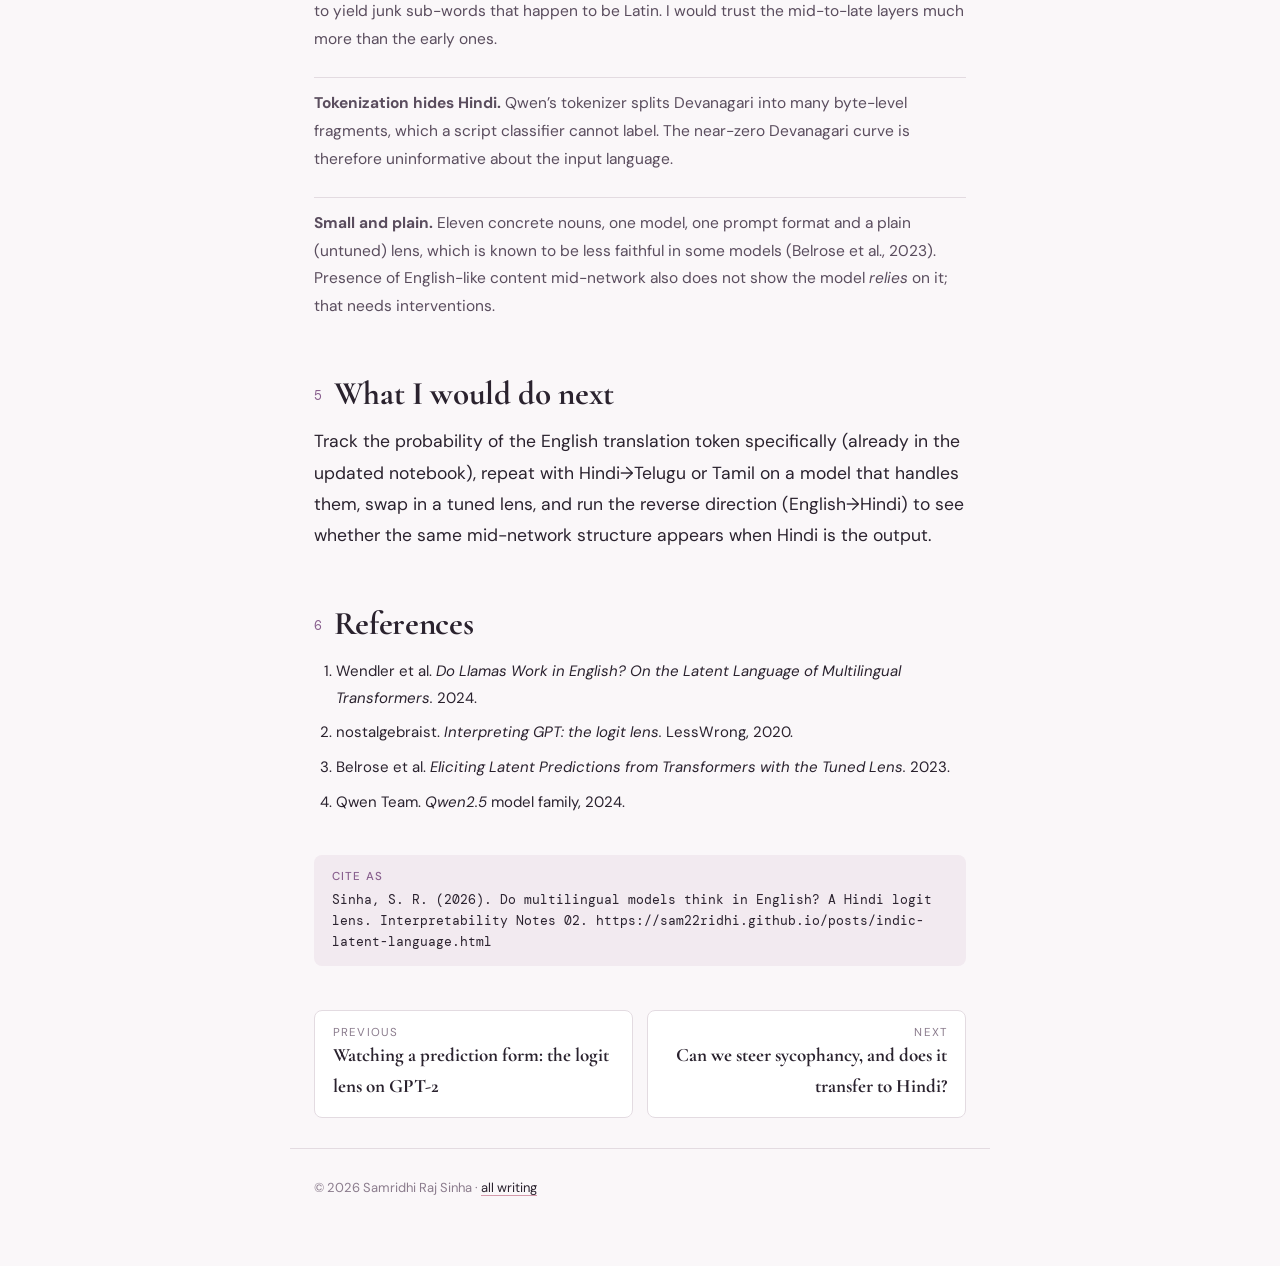
<file: indic-latent-language.html>
<!DOCTYPE html>
<html lang="en">
<head>
<meta charset="utf-8">
<meta name="viewport" content="width=device-width, initial-scale=1, viewport-fit=cover">
<title>Do multilingual models think in English? A Hindi logit lens — Samridhi Raj Sinha</title>
<meta name="description" content="Interpretability notes: a logit lens on Hindi to Chinese translation in Qwen2.5-3B.">
<link rel="preconnect" href="https://fonts.googleapis.com"><link rel="preconnect" href="https://fonts.gstatic.com" crossorigin><link href="https://fonts.googleapis.com/css2?family=Cormorant+Garamond:ital,wght@0,500;0,700;1,500&family=DM+Sans:wght@400;500;600&family=DM+Mono:wght@400;500&display=swap" rel="stylesheet">
<link rel="stylesheet" href="post.css">
</head>
<body>
<div id="bar"></div>
<nav><div class="w"><b>S. R. Sinha</b><span class="sp"></span><a href="../index.html">about</a><a href="../blog.html" class="on">writing</a><a href="../index.html#research">research</a><a href="../index.html#lab">lab</a></div></nav>
<aside id="toc"></aside>
<article>
<div class="kick">Interpretability Notes · 02</div>
<h1>Do multilingual models think in English? A Hindi logit lens</h1>
<div class="meta">Samridhi Raj Sinha · <time>November 2026</time> · <a href="https://github.com/sam22ridhi/mech-interp-experiments">code</a> · <a href="../indic_lens_and_sycophancy.ipynb">notebook</a></div>

<div class="sum"><p><b>Summary.</b> I ask Qwen2.5-3B to translate a Hindi word into Chinese and use the logit lens to read its intermediate layers. The question, borrowed from Wendler et al. (2024) and moved to an Indian-language setting, is what the middle of the network “sounds like”. In my run, Latin-script tokens dominate the lens through most of the network, and the switch to Chinese happens abruptly, about 78% of the way through. That is suggestive of English-like intermediate states, but my test cannot separate English from other Latin-script tokens, and I explain why below.</p></div>

<h2 id="s1"><i>1</i>Why this matters for Indic NLP</h2>
<p>Most strong open models are trained on text that is overwhelmingly English. If a model routes Hindi through something English-like internally, that shapes what we should expect: errors may be English-centric, Indic benchmark scores may partly measure translation, and “multilingual ability” could be thinner than it looks. At Lingo Labs I worked on EKA-EVAL, a framework covering more than fifty multilingual benchmarks, and a recurring frustration was that a score says nothing about what happens inside. This note is a first step toward that.</p>

<h2 id="s2"><i>2</i>Setup</h2>
<p>The logit lens (<a href="logit-lens.html">note 01</a>) reads an intermediate residual stream through the model’s own output layer. The prompt is a few-shot pattern, Hindi word → Chinese word, so the correct next token is a Chinese character; the input is Devanagari and English is neither. If English-like content shows up in between, it is not because the task asked for it. At every layer I sum the lens’s probability over all vocabulary tokens in three scripts, and I also track the probability of the correct Chinese token. Results average 11 test nouns after 4 few-shot examples.</p>
<pre>P = lens_last(shots + f'हिन्दी: "{h}" - 中文: "')   <span class="c"># [layers+1, vocab] at the last position</span>
mass = P @ mask.T                                       <span class="c"># mass on Devanagari / Latin / CJK tokens</span></pre>

<h2 id="s3"><i>3</i>Result</h2>
<figure><div class="fig"><div id="c1"></div></div><figcaption><b>Figure 1.</b> Lens probability mass on tokens of each script, by layer, averaged over the test words (Qwen2.5-3B, 36 layers). The dotted line marks where Chinese first overtakes Latin.</figcaption></figure>
<figure><div class="fig"><div id="c2"></div></div><figcaption><b>Figure 2.</b> Probability of the correct Chinese token by layer.</figcaption></figure>
<p id="r1" class="stat"></p>
<div class="found"><b class="h">What I found</b>
<p><b>Latin dominates the middle.</b> From L1 through L27 Latin-script tokens carry roughly 18–83% of the lens mass, and above 45% in most of layers L14–L27. Chinese tokens stay under 15% of the mass until L27.</p>
<p><b>The hand-over to Chinese is abrupt and late.</b> At L28 Chinese (44%) overtakes Latin (42%), and by L34 it holds 87% and by the output 96%. The correct Chinese character itself is below 0.1% until L27, 1.5% at L28, and reaches 58% only at the end. In this model, the decision to write Chinese seems to be made around layer 29 of 36.</p>
<p><b>Devanagari is almost invisible.</b> Its mass is under 0.06% at every layer. I do not believe the model ignores a Hindi input; I suspect my classifier simply cannot see it (see below).</p></div>

<h2 id="s4"><i>4</i>What could be wrong with this?</h2>
<p class="note"><b>Latin is not the same as English.</b> Latin-script tokens include English words, but also code, names, transliterated Hindi and meaningless sub-word fragments. The measured mass is a proxy. The stronger test decodes against the specific English translation of each word, and the notebook now includes that measurement.</p>
<p class="note"><b>Early-layer Latin mass is probably an artefact.</b> At L1 Latin mass is 83%. Early residual streams are far from the output basis, and decoding them through the output layer tends to yield junk sub-words that happen to be Latin. I would trust the mid-to-late layers much more than the early ones.</p>
<p class="note"><b>Tokenization hides Hindi.</b> Qwen’s tokenizer splits Devanagari into many byte-level fragments, which a script classifier cannot label. The near-zero Devanagari curve is therefore uninformative about the input language.</p>
<p class="note"><b>Small and plain.</b> Eleven concrete nouns, one model, one prompt format and a plain (untuned) lens, which is known to be less faithful in some models (Belrose et al., 2023). Presence of English-like content mid-network also does not show the model <em>relies</em> on it; that needs interventions.</p>

<h2 id="s5"><i>5</i>What I would do next</h2>
<p>Track the probability of the English translation token specifically (already in the updated notebook), repeat with Hindi→Telugu or Tamil on a model that handles them, swap in a tuned lens, and run the reverse direction (English→Hindi) to see whether the same mid-network structure appears when Hindi is the output.</p>

<h2 id="s6"><i>6</i>References</h2>
<ol class="refs">
<li>Wendler et al. <em>Do Llamas Work in English? On the Latent Language of Multilingual Transformers.</em> 2024.</li>
<li>nostalgebraist. <em>Interpreting GPT: the logit lens.</em> LessWrong, 2020.</li>
<li>Belrose et al. <em>Eliciting Latent Predictions from Transformers with the Tuned Lens.</em> 2023.</li>
<li>Qwen Team. <em>Qwen2.5</em> model family, 2024.</li>
</ol>
<div class="cite"><b>Cite as</b>Sinha, S. R. (2026). Do multilingual models think in English? A Hindi logit lens. Interpretability Notes 02. https://sam22ridhi.github.io/posts/indic-latent-language.html</div>
<div class="pn"><a href="logit-lens.html"><span>Previous</span><b>Watching a prediction form: the logit lens on GPT-2</b></a><a href="sycophancy-steering.html"><span>Next</span><b>Can we steer sycophancy, and does it transfer to Hindi?</b></a></div>
</article>
<footer>© 2026 Samridhi Raj Sinha · <a href="../blog.html">all writing</a></footer>
<script src="charts.js"></script>
<script>
const DATA={"model": "Qwen/Qwen2.5-3B", "layers": [0, 1, 2, 3, 4, 5, 6, 7, 8, 9, 10, 11, 12, 13, 14, 15, 16, 17, 18, 19, 20, 21, 22, 23, 24, 25, 26, 27, 28, 29, 30, 31, 32, 33, 34, 35, 36], "mass": [[0.0, 0.0, 0.0], [3.085874141106615e-06, 0.09278234839439392, 0.008755327202379704], [5.454772917801165e-07, 0.830944836139679, 0.00917493924498558], [8.524118584318785e-07, 0.6445951461791992, 0.010706492699682713], [1.4199317774910014e-06, 0.5405828356742859, 0.027929512783885002], [2.888066774175968e-06, 0.502069890499115, 0.013938971795141697], [3.110506895609433e-06, 0.2927042841911316, 0.010095447301864624], [2.3721877369098365e-06, 0.530645489692688, 0.012184000574052334], [1.666236676101107e-05, 0.3468831181526184, 0.01564273051917553], [6.833799034211552e-06, 0.17701007425785065, 0.00948160421103239], [5.494270953931846e-05, 0.3372008502483368, 0.01254565455019474], [3.584014484658837e-05, 0.3469793200492859, 0.025637773796916008], [8.257524314103648e-05, 0.3091388940811157, 0.02815808728337288], [7.820850441930816e-05, 0.2643032670021057, 0.028871120885014534], [1.9063665604335256e-05, 0.26150092482566833, 0.02198966033756733], [1.4033319530426525e-05, 0.4804390072822571, 0.030019890516996384], [2.27710679610027e-05, 0.43998080492019653, 0.040602367371320724], [4.80885173601564e-05, 0.28599464893341064, 0.04901444539427757], [5.849930676049553e-05, 0.49144312739372253, 0.08385879546403885], [0.0001172519478132017, 0.5483314394950867, 0.0724901631474495], [0.00011319586337776855, 0.5890244841575623, 0.056600507348775864], [0.00011856744094984606, 0.5681320428848267, 0.07237069308757782], [0.00013671467604581267, 0.5148067474365234, 0.0910833403468132], [0.00023467637947760522, 0.5456579923629761, 0.10659978538751602], [0.0002445864665787667, 0.5073835849761963, 0.07704833894968033], [0.0002368560672039166, 0.4450020492076874, 0.06945245712995529], [0.0005970716010779142, 0.561693549156189, 0.09055095165967941], [0.0001591775071574375, 0.49185094237327576, 0.07281467318534851], [0.00013987893180456012, 0.636079728603363, 0.14004336297512054], [6.0797239711973816e-05, 0.41528910398483276, 0.44379350543022156], [5.772591975983232e-05, 0.3132978677749634, 0.5624825954437256], [3.106749863945879e-05, 0.24439086019992828, 0.6927809715270996], [7.414720130327623e-06, 0.19381026923656464, 0.7834795117378235], [9.851140021055471e-06, 0.1772044152021408, 0.8157454133033752], [1.7833977835834958e-05, 0.15809880197048187, 0.8353092670440674], [5.437152867671102e-05, 0.12141785025596619, 0.8736965656280518], [7.41687836125493e-05, 0.03592582046985626, 0.9614077210426331]], "ptarget": [0.0, 2.0666730549123713e-08, 1.226632240225456e-09, 1.56148483032581e-09, 1.0504018099766199e-08, 7.458585571384901e-08, 5.742416675502682e-08, 4.141916676303481e-08, 1.1526483945090149e-07, 1.4409840787266148e-07, 3.5674111131811514e-07, 5.247670742392074e-07, 4.992115805180219e-07, 1.3181809208617778e-06, 3.260840230723261e-06, 5.308734398568049e-05, 1.214368694490986e-05, 3.281265526311472e-05, 0.00010303495946573094, 7.631326297996566e-05, 1.615235123608727e-05, 8.558527770219371e-05, 0.0001471428549848497, 0.0002698544994927943, 4.4535692723002285e-05, 6.399048288585618e-05, 0.00017040355305653065, 0.00010714580275816843, 0.0003604273370001465, 0.014522712677717209, 0.02449171617627144, 0.09647656232118607, 0.21955980360507965, 0.34913375973701477, 0.3993616998195648, 0.5484924912452698, 0.5783073902130127]};

Promise.resolve(DATA).then(D=>{
const xs=D.layers,col=k=>D.mass.map(r=>r[k]),lat=col(1),cjk=col(2),xl=xs.map(i=>i==0?"emb":"L"+(i-1));
let cr=xs.findIndex((i,k)=>k>1&&cjk[k]>lat[k]);
lineChart(document.getElementById("c1"),xs,[{y:col(0),c:"#8b7c8d",name:"Devanagari (input)"},{y:lat,c:"#2a222e",name:"Latin"},{y:cjk,c:"#89608e",name:"CJK (output)"}],{xlabels:xl,step:4,xlabel:"layer",ylabel:"lens probability mass",ymin:0,ymax:1,vline:cr>0?cr:null});
const S=[{y:D.ptarget,c:"#89608e",name:"correct Chinese token"}];if(D.pen)S.push({y:D.pen,c:"#d49aab",name:"English translation token",dash:1});
lineChart(document.getElementById("c2"),xs,S,{xlabels:xl,step:4,xlabel:"layer",ylabel:"probability",ymin:0});
const ov=D.ptarget.findIndex(v=>v>0.5);
document.getElementById("r1").textContent=`${D.model}: Chinese tokens first outweigh Latin ones at ${cr>0?xl[cr]:"no layer"}; the correct token first exceeds 50% at ${ov<0?"no layer":xl[ov]}; final-layer CJK mass ${(cjk.at(-1)*100).toFixed(0)}%.`;
});

</script>
</body>
</html>
</file>
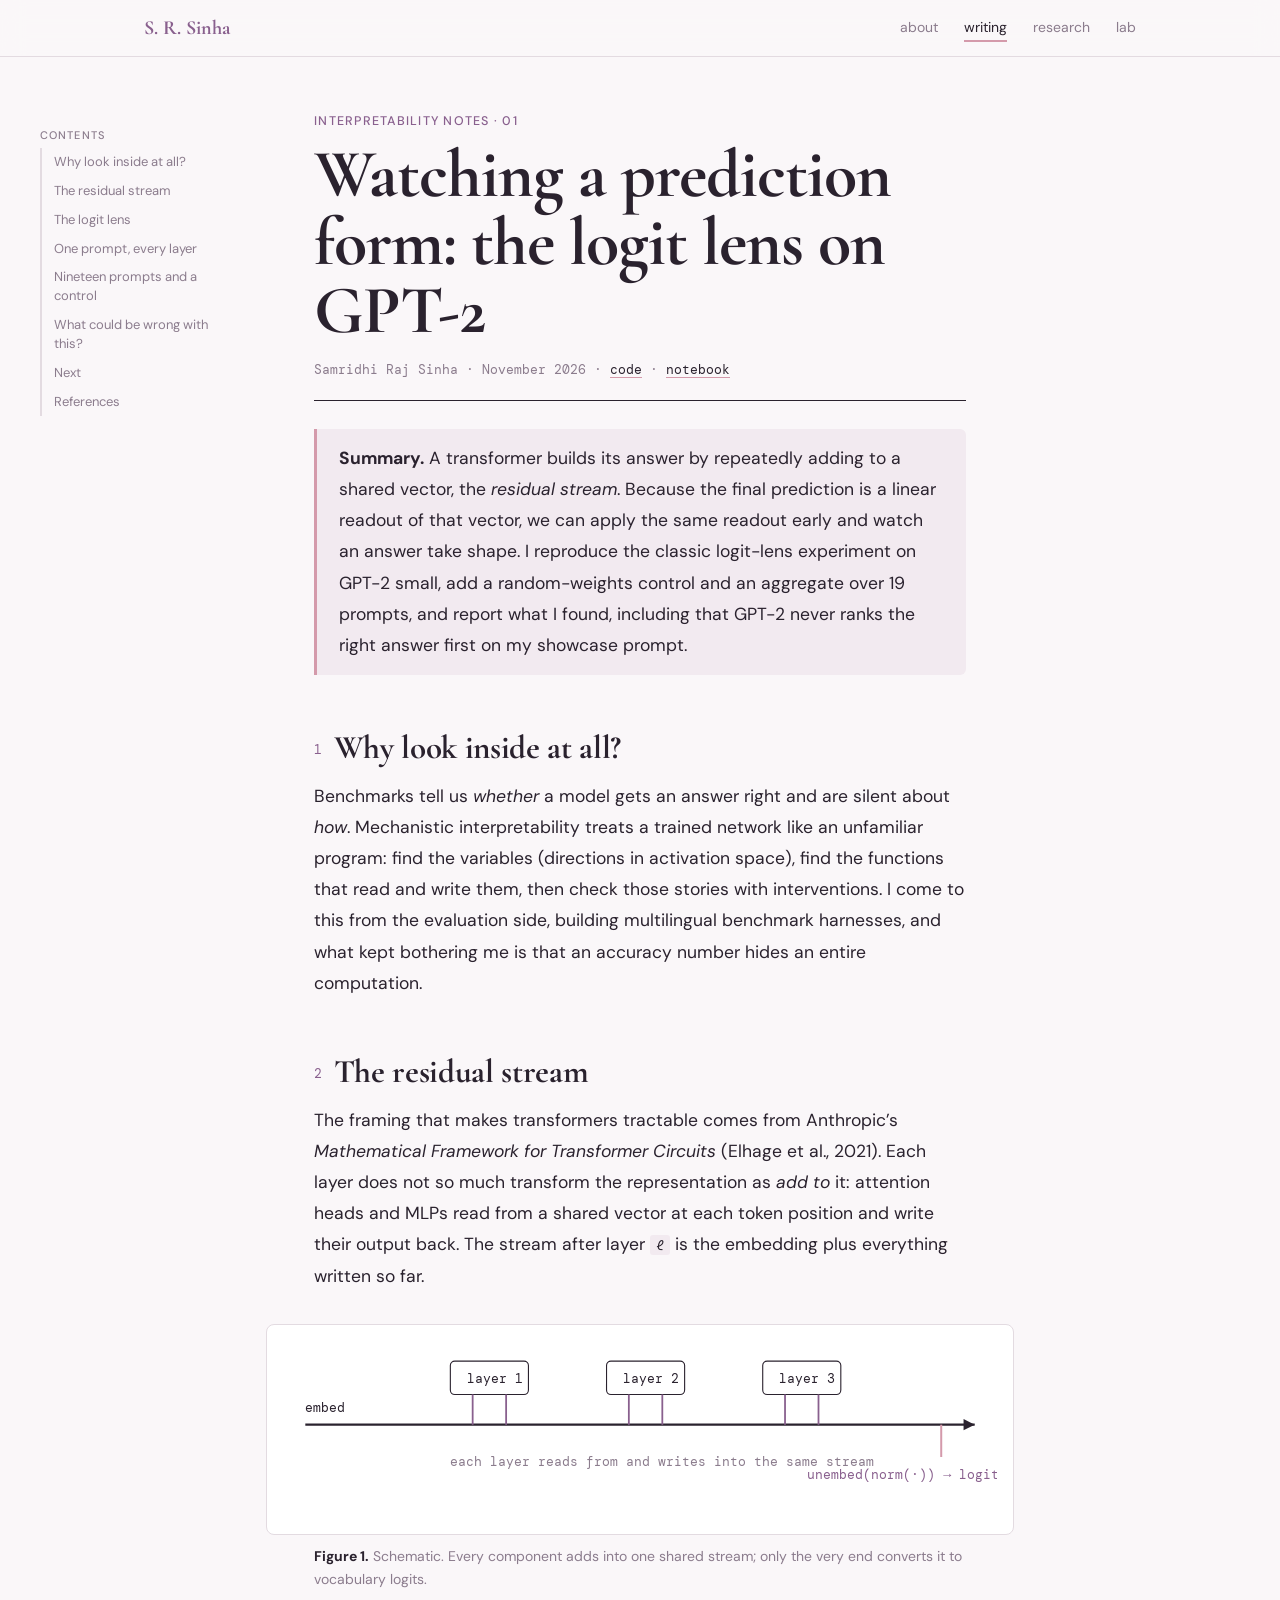
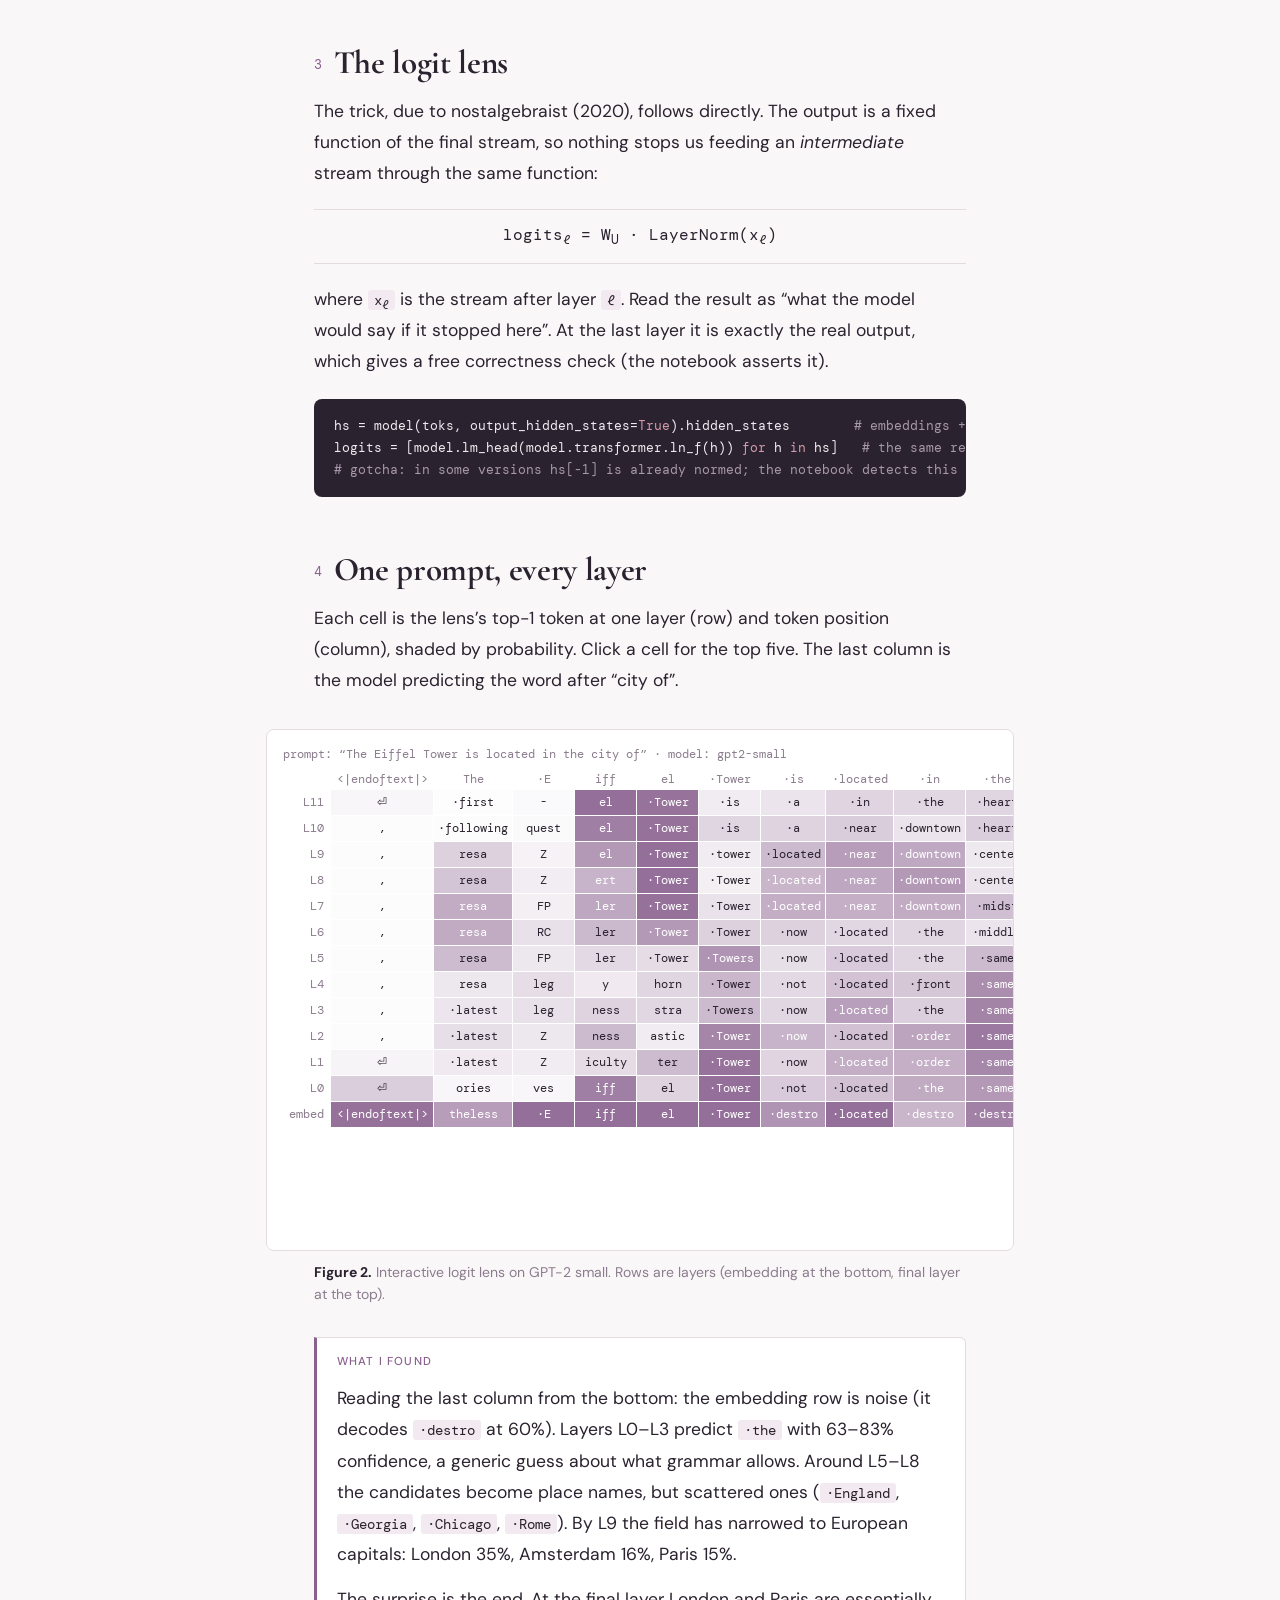
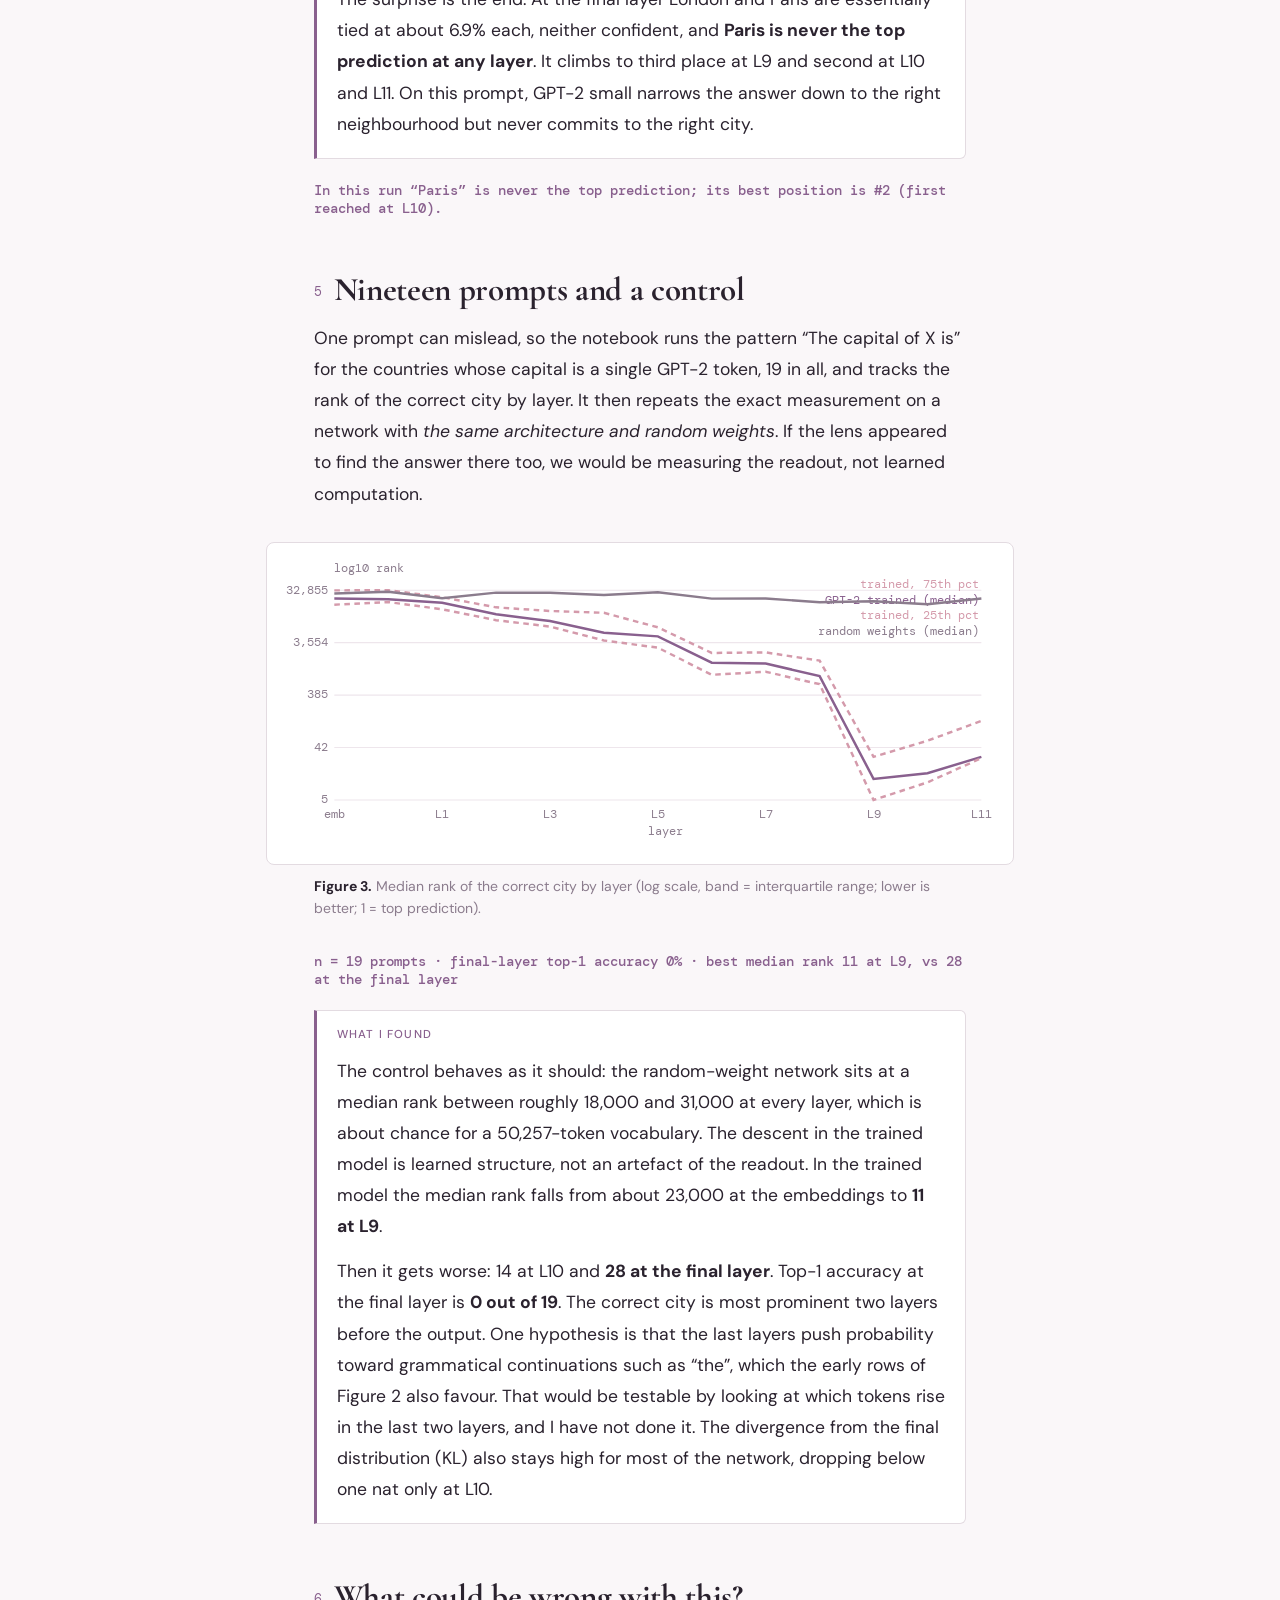
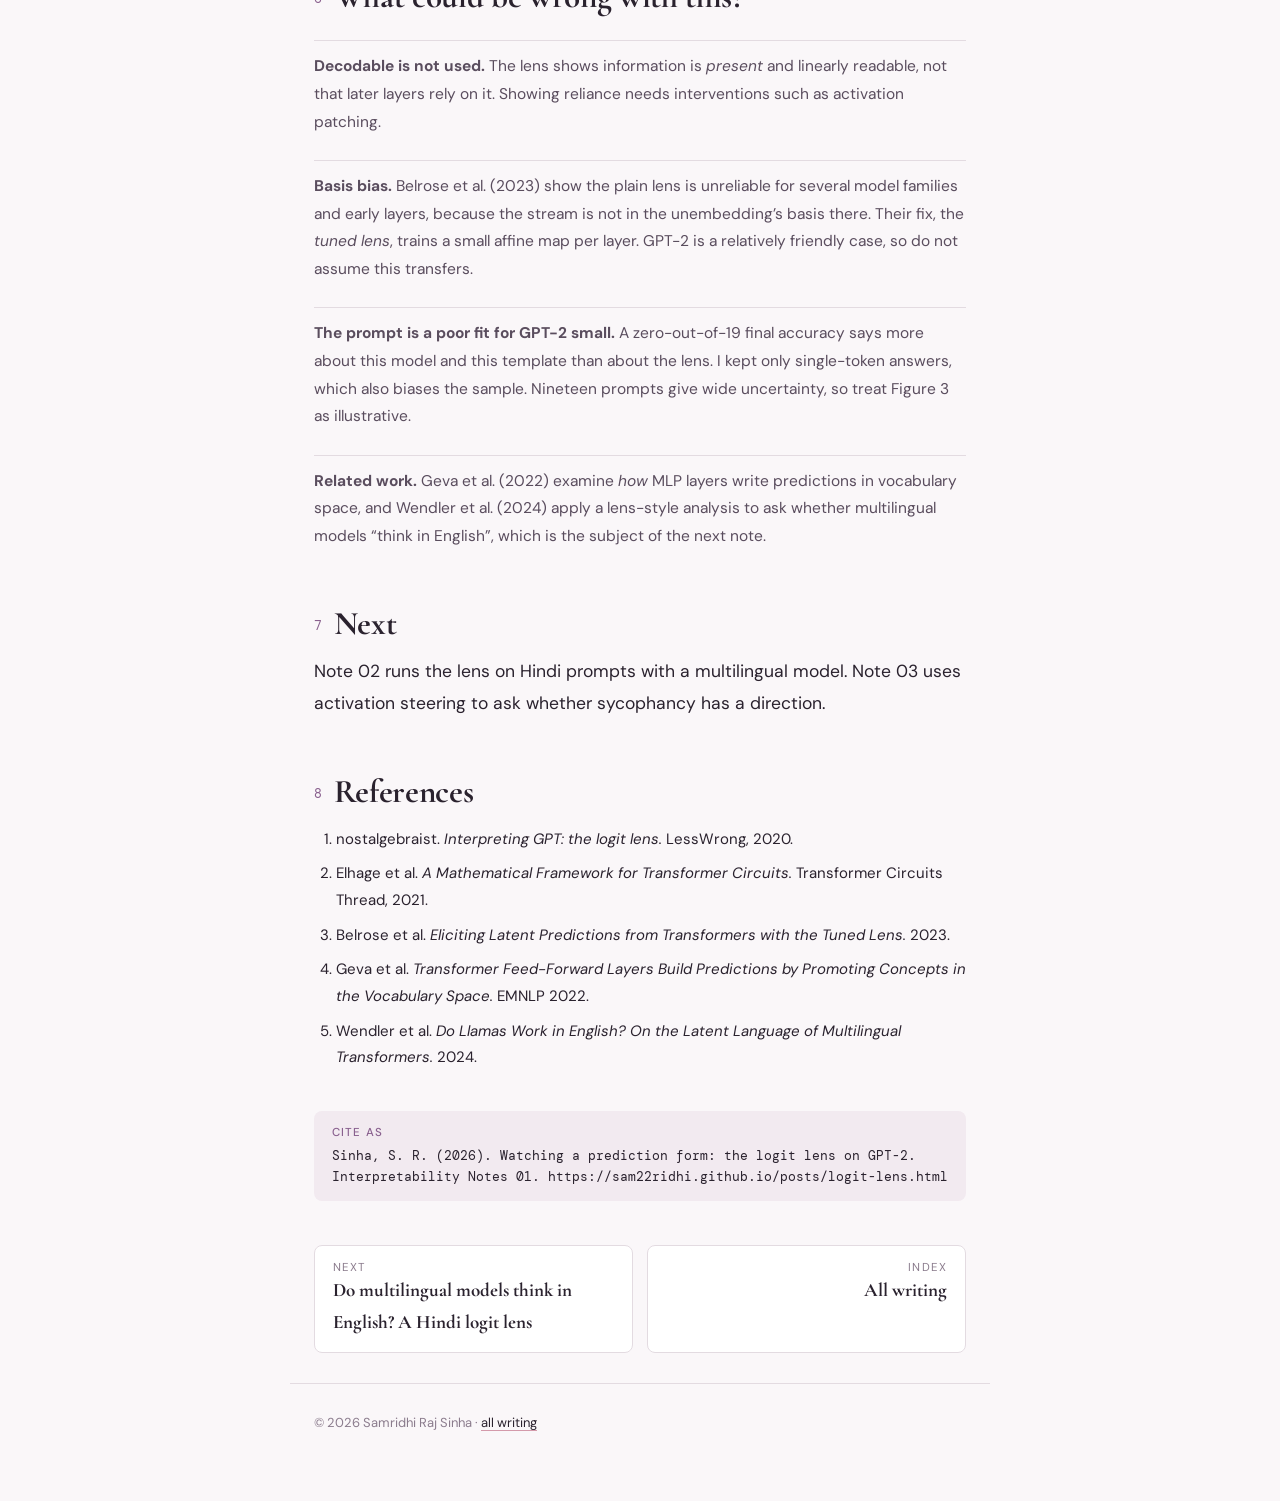
<file: logit-lens.html>
<!DOCTYPE html>
<html lang="en">
<head>
<meta charset="utf-8">
<meta name="viewport" content="width=device-width, initial-scale=1, viewport-fit=cover">
<title>Watching a prediction form: the logit lens on GPT-2 — Samridhi Raj Sinha</title>
<meta name="description" content="Interpretability notes: the logit lens on GPT-2 small, with a random-weights control and an aggregate over 19 prompts.">
<link rel="preconnect" href="https://fonts.googleapis.com"><link rel="preconnect" href="https://fonts.gstatic.com" crossorigin><link href="https://fonts.googleapis.com/css2?family=Cormorant+Garamond:ital,wght@0,500;0,700;1,500&family=DM+Sans:wght@400;500;600&family=DM+Mono:wght@400;500&display=swap" rel="stylesheet">
<link rel="stylesheet" href="post.css">
</head>
<body>
<div id="bar"></div>
<nav><div class="w"><b>S. R. Sinha</b><span class="sp"></span><a href="../index.html">about</a><a href="../blog.html" class="on">writing</a><a href="../index.html#research">research</a><a href="../index.html#lab">lab</a></div></nav>
<aside id="toc"></aside>
<article>
<div class="kick">Interpretability Notes · 01</div>
<h1>Watching a prediction form: the logit lens on GPT-2</h1>
<div class="meta">Samridhi Raj Sinha · <time>November 2026</time> · <a href="https://github.com/sam22ridhi/mech-interp-experiments">code</a> · <a href="../logit_lens_gpt2.ipynb">notebook</a></div>

<div class="sum"><p><b>Summary.</b> A transformer builds its answer by repeatedly adding to a shared vector, the <em>residual stream</em>. Because the final prediction is a linear readout of that vector, we can apply the same readout early and watch an answer take shape. I reproduce the classic logit-lens experiment on GPT-2 small, add a random-weights control and an aggregate over 19 prompts, and report what I found, including that GPT-2 never ranks the right answer first on my showcase prompt.</p></div>

<h2 id="s1"><i>1</i>Why look inside at all?</h2>
<p>Benchmarks tell us <em>whether</em> a model gets an answer right and are silent about <em>how</em>. Mechanistic interpretability treats a trained network like an unfamiliar program: find the variables (directions in activation space), find the functions that read and write them, then check those stories with interventions. I come to this from the evaluation side, building multilingual benchmark harnesses, and what kept bothering me is that an accuracy number hides an entire computation.</p>

<h2 id="s2"><i>2</i>The residual stream</h2>
<p>The framing that makes transformers tractable comes from Anthropic’s <em>Mathematical Framework for Transformer Circuits</em> (Elhage et al., 2021). Each layer does not so much transform the representation as <em>add to</em> it: attention heads and MLPs read from a shared vector at each token position and write their output back. The stream after layer <code>ℓ</code> is the embedding plus everything written so far.</p>
<figure><div class="fig"><svg viewBox="0 0 640 150" width="100%" role="img" aria-label="Residual stream diagram"><g font-family="DM Mono,monospace" font-size="12" fill="#2a222e"><line x1="20" y1="75" x2="620" y2="75" stroke="#2a222e" stroke-width="2"/><polygon points="620,75 610,70 610,80" fill="#2a222e"/><text x="20" y="64">embed</text><g stroke="#2a222e" fill="#fff"><rect x="150" y="18" width="70" height="30" rx="4"/><rect x="290" y="18" width="70" height="30" rx="4"/><rect x="430" y="18" width="70" height="30" rx="4"/></g><text x="165" y="38">layer 1</text><text x="305" y="38">layer 2</text><text x="445" y="38">layer 3</text><g stroke="#89608e" stroke-width="1.6" fill="none"><path d="M170 75V48M200 48V75"/><path d="M310 75V48M340 48V75"/><path d="M450 75V48M480 48V75"/></g><text x="150" y="112" fill="#8b7c8d">each layer reads from and writes into the same stream</text><path d="M590 75V104" stroke="#d49aab" stroke-width="1.8"/><text x="470" y="124" fill="#89608e">unembed(norm(·)) → logits</text></g></svg></div><figcaption><b>Figure 1.</b> Schematic. Every component adds into one shared stream; only the very end converts it to vocabulary logits.</figcaption></figure>

<h2 id="s3"><i>3</i>The logit lens</h2>
<p>The trick, due to nostalgebraist (2020), follows directly. The output is a fixed function of the final stream, so nothing stops us feeding an <em>intermediate</em> stream through the same function:</p>
<div class="eq">logits<sub>ℓ</sub> = W<sub>U</sub> · LayerNorm(x<sub>ℓ</sub>)</div>
<p>where <code>x<sub>ℓ</sub></code> is the stream after layer <code>ℓ</code>. Read the result as “what the model would say if it stopped here”. At the last layer it is exactly the real output, which gives a free correctness check (the notebook asserts it).</p>
<pre>hs = model(toks, output_hidden_states=<span class="k">True</span>).hidden_states        <span class="c"># embeddings + one entry per layer</span>
logits = [model.lm_head(model.transformer.ln_f(h)) <span class="k">for</span> h <span class="k">in</span> hs]   <span class="c"># the same readout the model uses at the end</span>
<span class="c"># gotcha: in some versions hs[-1] is already normed; the notebook detects this and reuses the real logits</span></pre>

<h2 id="s4"><i>4</i>One prompt, every layer</h2>
<p>Each cell is the lens’s top-1 token at one layer (row) and token position (column), shaded by probability. Click a cell for the top five. The last column is the model predicting the word after “city of”.</p>
<figure><div class="fig"><div class="ctl" id="pr"></div><div id="hm"></div><div id="det"></div></div><figcaption><b>Figure 2.</b> Interactive logit lens on GPT-2 small. Rows are layers (embedding at the bottom, final layer at the top).</figcaption></figure>
<div class="found"><b class="h">What I found</b>
<p>Reading the last column from the bottom: the embedding row is noise (it decodes <code>·destro</code> at 60%). Layers L0–L3 predict <code>·the</code> with 63–83% confidence, a generic guess about what grammar allows. Around L5–L8 the candidates become place names, but scattered ones (<code>·England</code>, <code>·Georgia</code>, <code>·Chicago</code>, <code>·Rome</code>). By L9 the field has narrowed to European capitals: London 35%, Amsterdam 16%, Paris 15%.</p>
<p>The surprise is the end. At the final layer London and Paris are essentially tied at about 6.9% each, neither confident, and <b>Paris is never the top prediction at any layer</b>. It climbs to third place at L9 and second at L10 and L11. On this prompt, GPT-2 small narrows the answer down to the right neighbourhood but never commits to the right city.</p></div>
<p id="r1" class="stat"></p>

<h2 id="s5"><i>5</i>Nineteen prompts and a control</h2>
<p>One prompt can mislead, so the notebook runs the pattern “The capital of X is” for the countries whose capital is a single GPT-2 token, 19 in all, and tracks the rank of the correct city by layer. It then repeats the exact measurement on a network with <em>the same architecture and random weights</em>. If the lens appeared to find the answer there too, we would be measuring the readout, not learned computation.</p>
<figure><div class="fig"><div id="ag"></div></div><figcaption><b>Figure 3.</b> Median rank of the correct city by layer (log scale, band = interquartile range; lower is better; 1 = top prediction).</figcaption></figure>
<p id="r2" class="stat"></p>
<div class="found"><b class="h">What I found</b>
<p>The control behaves as it should: the random-weight network sits at a median rank between roughly 18,000 and 31,000 at every layer, which is about chance for a 50,257-token vocabulary. The descent in the trained model is learned structure, not an artefact of the readout. In the trained model the median rank falls from about 23,000 at the embeddings to <b>11 at L9</b>.</p>
<p>Then it gets worse: 14 at L10 and <b>28 at the final layer</b>. Top-1 accuracy at the final layer is <b>0 out of 19</b>. The correct city is most prominent two layers before the output. One hypothesis is that the last layers push probability toward grammatical continuations such as “the”, which the early rows of Figure 2 also favour. That would be testable by looking at which tokens rise in the last two layers, and I have not done it. The divergence from the final distribution (KL) also stays high for most of the network, dropping below one nat only at L10.</p></div>

<h2 id="s6"><i>6</i>What could be wrong with this?</h2>
<p class="note"><b>Decodable is not used.</b> The lens shows information is <em>present</em> and linearly readable, not that later layers rely on it. Showing reliance needs interventions such as activation patching.</p>
<p class="note"><b>Basis bias.</b> Belrose et al. (2023) show the plain lens is unreliable for several model families and early layers, because the stream is not in the unembedding’s basis there. Their fix, the <em>tuned lens</em>, trains a small affine map per layer. GPT-2 is a relatively friendly case, so do not assume this transfers.</p>
<p class="note"><b>The prompt is a poor fit for GPT-2 small.</b> A zero-out-of-19 final accuracy says more about this model and this template than about the lens. I kept only single-token answers, which also biases the sample. Nineteen prompts give wide uncertainty, so treat Figure 3 as illustrative.</p>
<p class="note"><b>Related work.</b> Geva et al. (2022) examine <em>how</em> MLP layers write predictions in vocabulary space, and Wendler et al. (2024) apply a lens-style analysis to ask whether multilingual models “think in English”, which is the subject of the next note.</p>

<h2 id="s7"><i>7</i>Next</h2>
<p>Note 02 runs the lens on Hindi prompts with a multilingual model. Note 03 uses activation steering to ask whether sycophancy has a direction.</p>

<h2 id="s8"><i>8</i>References</h2>
<ol class="refs">
<li>nostalgebraist. <em>Interpreting GPT: the logit lens.</em> LessWrong, 2020.</li>
<li>Elhage et al. <em>A Mathematical Framework for Transformer Circuits.</em> Transformer Circuits Thread, 2021.</li>
<li>Belrose et al. <em>Eliciting Latent Predictions from Transformers with the Tuned Lens.</em> 2023.</li>
<li>Geva et al. <em>Transformer Feed-Forward Layers Build Predictions by Promoting Concepts in the Vocabulary Space.</em> EMNLP 2022.</li>
<li>Wendler et al. <em>Do Llamas Work in English? On the Latent Language of Multilingual Transformers.</em> 2024.</li>
</ol>
<div class="cite"><b>Cite as</b>Sinha, S. R. (2026). Watching a prediction form: the logit lens on GPT-2. Interpretability Notes 01. https://sam22ridhi.github.io/posts/logit-lens.html</div>
<div class="pn"><a href="indic-latent-language.html"><span>Next</span><b>Do multilingual models think in English? A Hindi logit lens</b></a><a href="../blog.html"><span>Index</span><b>All writing</b></a></div>
</article>
<footer>© 2026 Samridhi Raj Sinha · <a href="../blog.html">all writing</a></footer>
<script src="charts.js"></script>
<script>
const DATA={"model": "gpt2-small", "prompt": "The Eiffel Tower is located in the city of", "tokens": ["<|endoftext|>", "The", " E", "iff", "el", " Tower", " is", " located", " in", " the", " city", " of"], "layers": ["embed", "L0", "L1", "L2", "L3", "L4", "L5", "L6", "L7", "L8", "L9", "L10", "L11"], "grid": [[[["<|endoftext|>", 0.9922], ["\ufffd\ufffd\ufffd", 0.0042], ["ignty", 0.0012], ["theless", 0.0011], ["\ufffd", 0.0003]], [["theless", 0.6759], [" livest", 0.316], [" challeng", 0.0063], [" mathemat", 0.0009], ["ccording", 0.0005]], [[" E", 0.9976], [" livest", 0.0011], ["theless", 0.0003], [" myster", 0.0003], [" horizont", 0.0002]], [["iff", 1.0], ["iffs", 0.0], ["IFF", 0.0], ["iffin", 0.0], [" arrang", 0.0]], [["el", 1.0], ["els", 0.0], ["eli", 0.0], [" destro", 0.0], ["elin", 0.0]], [[" Tower", 1.0], [" tower", 0.0], ["tower", 0.0], [" Towers", 0.0], [" mathemat", 0.0]], [[" destro", 0.7482], [" mathemat", 0.212], [" arrang", 0.0192], [" challeng", 0.0102], ["theless", 0.0085]], [[" located", 1.0], [" destro", 0.0], [" Located", 0.0], [" situated", 0.0], [" mathemat", 0.0]], [[" destro", 0.5147], [" mathemat", 0.3773], [" challeng", 0.0704], [" arrang", 0.0349], [" conclud", 0.0009]], [[" destro", 0.8757], [" mathemat", 0.11], [" challeng", 0.0107], [" conclud", 0.0012], ["theless", 0.0007]], [[" city", 0.9999], ["city", 0.0001], ["City", 0.0], [" cities", 0.0], [" Citiz", 0.0]], [[" destro", 0.6036], [" mathemat", 0.2574], [" challeng", 0.1175], [" arrang", 0.0106], [" conclud", 0.0081]]], [[["\n", 0.3444], ["<|endoftext|>", 0.0296], ["The", 0.0206], [",", 0.0084], ["\"", 0.0079]], [["ories", 0.0634], [" first", 0.0312], [" world", 0.0201], [" latest", 0.018], [" most", 0.0115]], [["ves", 0.0648], ["Z", 0.0569], [" E", 0.056], ["vers", 0.038], ["ae", 0.0303]], [["iff", 0.8854], ["iculty", 0.0455], ["yd", 0.0222], ["iffs", 0.0134], ["y", 0.0077]], [["el", 0.3087], ["ter", 0.1423], ["ting", 0.0455], ["astic", 0.0333], ["tery", 0.025]], [[" Tower", 0.9963], [" Towers", 0.0023], ["tower", 0.0008], [" tower", 0.0005], [" towers", 0.0]], [[" not", 0.3649], [" also", 0.1088], [" now", 0.0957], [" still", 0.0566], [" a", 0.042]], [[" located", 0.434], [" near", 0.1239], [" location", 0.0431], [" locate", 0.0281], [" in", 0.0196]], [[" the", 0.59], [" order", 0.1051], [" a", 0.0819], [" this", 0.0125], [" our", 0.0116]], [[" same", 0.7156], [" first", 0.0359], [" world", 0.016], [" latter", 0.0142], [" last", 0.0134]], [["scape", 0.6018], ["wide", 0.0804], [" city", 0.0669], [" council", 0.0475], [" hall", 0.0454]], [[" the", 0.7328], [" course", 0.0539], [" a", 0.0294], [" our", 0.0072], [" its", 0.0066]]], [[["\n", 0.0801], [",", 0.0464], [" the", 0.0387], [" and", 0.0281], [".", 0.0258]], [[" latest", 0.1391], [" first", 0.0446], ["ories", 0.0231], [" Last", 0.0225], [" following", 0.0171]], [["Z", 0.1349], ["FI", 0.0891], ["nerg", 0.0458], ["leg", 0.038], ["lem", 0.0353]], [["iculty", 0.2397], ["yd", 0.2286], ["ness", 0.1381], ["y", 0.1059], ["iff", 0.0892]], [["ter", 0.4632], ["astic", 0.1132], ["mont", 0.0536], ["ting", 0.0447], ["tering", 0.0392]], [[" Tower", 0.9746], [" Towers", 0.0147], ["fall", 0.0057], [" tower", 0.0023], ["tower", 0.0015]], [[" now", 0.2989], [" not", 0.2963], [" also", 0.1672], [" still", 0.0453], [" currently", 0.0379]], [[" located", 0.5671], [" near", 0.1224], [" location", 0.0512], [" locations", 0.0319], [" in", 0.017]], [[" order", 0.5536], [" the", 0.2519], [" a", 0.0288], [" accordance", 0.0202], [" conjunction", 0.0165]], [[" same", 0.8339], [" first", 0.028], [" following", 0.0137], [" world", 0.0136], [" latter", 0.0104]], [["scape", 0.6051], ["wide", 0.3033], [" council", 0.0269], [" hall", 0.0141], [" block", 0.0073]], [[" the", 0.8258], [" course", 0.0499], [" a", 0.0157], [" its", 0.0079], [" our", 0.006]]], [[[",", 0.0269], [" the", 0.0256], ["\n", 0.0195], [" and", 0.018], [".", 0.0148]], [[" latest", 0.2209], ["ories", 0.0479], [" Week", 0.0272], [" Official", 0.024], [" Latest", 0.0214]], [["Z", 0.1655], ["leg", 0.1247], ["FI", 0.0914], ["lev", 0.0655], ["uter", 0.0423]], [["ness", 0.4803], ["iff", 0.1208], ["y", 0.0502], ["yd", 0.0496], ["iculty", 0.0482]], [["astic", 0.1343], ["ter", 0.1274], ["stra", 0.1082], ["tery", 0.0843], ["aser", 0.0843]], [[" Tower", 0.8446], [" Towers", 0.1018], ["tower", 0.0146], ["fall", 0.0141], [" tower", 0.0132]], [[" now", 0.5203], [" also", 0.1174], [" not", 0.1109], [" currently", 0.0931], [" still", 0.0452]], [[" located", 0.4338], [" near", 0.2432], [" in", 0.0254], [" inside", 0.0253], [" location", 0.0202]], [[" order", 0.6383], [" the", 0.1963], [" front", 0.0273], [" conjunction", 0.0233], [" a", 0.0212]], [[" same", 0.9293], [" first", 0.0154], [" following", 0.0108], [" latest", 0.0032], [" world", 0.0031]], [["scape", 0.663], ["wide", 0.2391], [" council", 0.0286], [" hall", 0.0207], [" skyline", 0.0093]], [[" the", 0.6791], [" course", 0.1657], [" a", 0.0177], [" its", 0.0071], [" late", 0.0068]]], [[[",", 0.0271], [" the", 0.0258], ["\n", 0.0192], [" and", 0.0181], [".", 0.0149]], [[" latest", 0.1754], [" Latest", 0.0509], ["resa", 0.0454], [" Week", 0.0353], ["ories", 0.0237]], [["leg", 0.2058], ["Z", 0.1447], ["lev", 0.0809], ["uter", 0.0482], ["lem", 0.0417]], [["ness", 0.3086], ["yd", 0.1822], ["erences", 0.0983], ["y", 0.0778], ["iff", 0.0558]], [["stra", 0.2833], ["horn", 0.1885], ["ter", 0.154], ["ution", 0.0471], ["bach", 0.0431]], [[" Towers", 0.4781], [" Tower", 0.4759], [" tower", 0.0168], ["tower", 0.0124], ["fall", 0.0036]], [[" now", 0.2776], [" also", 0.2351], [" not", 0.1565], [" currently", 0.0991], [" still", 0.0286]], [[" located", 0.6699], [" near", 0.2008], [" location", 0.0288], [" downtown", 0.0145], [" locations", 0.0095]], [[" the", 0.3343], [" order", 0.2587], [" front", 0.1443], [" conjunction", 0.0474], [" a", 0.042]], [[" same", 0.8696], [" following", 0.0136], [" first", 0.0135], [" center", 0.0062], [" depths", 0.0061]], [["scape", 0.3643], ["wide", 0.2189], [" hall", 0.1321], [" council", 0.1], [" center", 0.0306]], [[" the", 0.63], [" course", 0.0797], [" a", 0.0115], [" Ar", 0.0099], [" Gran", 0.007]]], [[[",", 0.0269], [" the", 0.0257], ["\n", 0.0188], [" and", 0.0179], [".", 0.0148]], [["resa", 0.1625], [" Latest", 0.1015], [" latest", 0.0776], [" Bottom", 0.0236], [" Last", 0.0228]], [["leg", 0.2379], ["Z", 0.0588], ["lev", 0.0551], ["FP", 0.052], ["FI", 0.0453]], [["y", 0.1497], ["erences", 0.1084], ["ness", 0.0907], ["ler", 0.0555], ["yd", 0.046]], [["horn", 0.2915], ["ution", 0.151], ["ter", 0.1073], [" Corporation", 0.0344], ["bach", 0.0328]], [[" Tower", 0.4989], [" Towers", 0.4129], [" tower", 0.0336], ["tower", 0.0224], [" Bridge", 0.0064]], [[" not", 0.2715], [" also", 0.2586], [" now", 0.1271], [" located", 0.0755], [" currently", 0.0603]], [[" located", 0.423], [" near", 0.3225], [" downtown", 0.0717], [" in", 0.0258], [" here", 0.0122]], [[" front", 0.3925], [" the", 0.3129], [" conjunction", 0.0385], [" order", 0.0349], [" a", 0.0347]], [[" same", 0.793], [" middle", 0.038], [" city", 0.0244], [" center", 0.0184], [" first", 0.0125]], [["scape", 0.5789], [" hall", 0.093], [" center", 0.0643], ["wide", 0.0598], [" streets", 0.0458]], [[" the", 0.2963], [" La", 0.0745], [" course", 0.0408], [" Ar", 0.0268], [" Z", 0.02]]], [[[",", 0.0265], [" the", 0.0252], ["\n", 0.0183], [" and", 0.0177], [".", 0.0146]], [["resa", 0.4677], [" Latest", 0.1773], [" latest", 0.0475], ["oret", 0.0387], [" following", 0.0173]], [["FP", 0.166], ["RC", 0.0815], ["Z", 0.0649], ["FI", 0.0634], ["leg", 0.0425]], [["ler", 0.2635], ["y", 0.2175], ["ort", 0.0981], ["erences", 0.0834], ["ert", 0.0406]], [[" Tower", 0.2409], [" Corporation", 0.0692], [" Club", 0.0498], [" Records", 0.0401], ["ower", 0.0302]], [[" Towers", 0.7412], [" Tower", 0.1748], [" Bridge", 0.0258], [" tower", 0.0068], [" Project", 0.0048]], [[" now", 0.2179], [" located", 0.2119], [" currently", 0.1619], [" not", 0.1605], [" also", 0.1016]], [[" located", 0.3613], [" near", 0.29], [" in", 0.0598], [" here", 0.0441], [" downtown", 0.0391]], [[" the", 0.2882], [" front", 0.2325], [" conjunction", 0.2293], [" downtown", 0.0409], [" a", 0.0247]], [[" same", 0.4816], [" middle", 0.0635], [" city", 0.061], [" midst", 0.058], [" aftermath", 0.0441]], [["scape", 0.4818], [" center", 0.0942], ["wide", 0.0919], [" streets", 0.0672], [" hall", 0.0581]], [[" England", 0.0784], [" La", 0.0479], [" the", 0.0389], [" G", 0.0267], [" Chicago", 0.0233]]], [[[",", 0.0264], [" the", 0.025], ["\n", 0.0181], [" and", 0.0176], [".", 0.0146]], [["resa", 0.5889], [" Latest", 0.0753], [" following", 0.0627], [" latest", 0.0579], ["oret", 0.0241]], [["RC", 0.2092], ["FP", 0.1563], ["FI", 0.0386], ["Z", 0.0378], ["AST", 0.0367]], [["ler", 0.4932], ["ort", 0.2227], ["lers", 0.0389], ["ert", 0.0379], ["rey", 0.0337]], [[" Tower", 0.7123], [" Palace", 0.046], [" Grove", 0.0295], [" Corporation", 0.0264], [" horns", 0.0144]], [[" Tower", 0.3175], [" Towers", 0.1687], [" Hotel", 0.1003], [" Bridge", 0.0804], ["'s", 0.0392]], [[" now", 0.3218], [" located", 0.2134], [" currently", 0.1441], [" also", 0.0914], [" not", 0.0911]], [[" located", 0.2736], [" near", 0.197], [" downtown", 0.1614], [" here", 0.0684], [" in", 0.0668]], [[" the", 0.2862], [" downtown", 0.133], [" front", 0.1168], [" conjunction", 0.0678], [" northwest", 0.0329]], [[" middle", 0.1898], [" center", 0.105], [" midst", 0.0974], [" same", 0.0889], [" city", 0.0511]], [["scape", 0.2093], [" center", 0.1818], [" centre", 0.1059], ["'s", 0.0897], ["wide", 0.0851]], [[" South", 0.055], [" Georgia", 0.0541], [" East", 0.0523], [" La", 0.0484], [" England", 0.0476]]], [[[",", 0.0264], [" the", 0.0249], ["\n", 0.0181], [" and", 0.0176], [".", 0.0145]], [["resa", 0.5737], [" following", 0.0971], [" Latest", 0.0495], ["oret", 0.0393], [" latest", 0.0371]], [["FP", 0.1162], ["RC", 0.1161], ["Z", 0.1024], ["TA", 0.0482], ["FI", 0.033]], [["ler", 0.6077], ["ert", 0.2115], ["lers", 0.0389], ["ort", 0.0314], ["ault", 0.0143]], [[" Tower", 0.9905], [" Palace", 0.0035], [" Grove", 0.0011], [" Valley", 0.0007], [" Towers", 0.0007]], [[" Tower", 0.2021], [" tower", 0.0812], [" Hotel", 0.0795], [" Bridge", 0.0762], ["'s", 0.0614]], [[" located", 0.568], [" now", 0.0894], [" not", 0.0823], [" currently", 0.0578], [" a", 0.0205]], [[" near", 0.5507], [" downtown", 0.1903], [" atop", 0.1086], [" located", 0.0338], [" in", 0.0286]], [[" downtown", 0.5815], [" the", 0.1168], [" central", 0.0274], [" front", 0.0267], [" northwest", 0.0264]], [[" midst", 0.4443], [" middle", 0.2184], [" center", 0.0992], [" northeast", 0.0357], [" southwest", 0.0249]], [[" centre", 0.2306], [" center", 0.1912], ["scape", 0.1542], ["'s", 0.0724], [" hall", 0.0517]], [[" Ing", 0.2152], [" San", 0.0592], [" Chicago", 0.0425], [" La", 0.0418], [" Rome", 0.0274]]], [[[",", 0.0267], [" the", 0.0248], ["\n", 0.0182], [" and", 0.0177], [".", 0.0147]], [["resa", 0.3951], [" following", 0.0772], [" latest", 0.07], [" Latest", 0.0419], ["oret", 0.0391]], [["Z", 0.1212], ["TS", 0.1138], ["FP", 0.078], ["RC", 0.0754], ["quest", 0.0405]], [["ert", 0.5231], ["ler", 0.2746], ["el", 0.0362], ["rey", 0.023], ["lers", 0.0133]], [[" Tower", 0.9971], [" Palace", 0.0008], [" tower", 0.0004], [" Towers", 0.0003], [" Gardens", 0.0002]], [[" Tower", 0.108], ["'s", 0.101], [" is", 0.0738], [" skysc", 0.0613], [" Bridge", 0.0591]], [[" located", 0.5153], [" a", 0.1104], [" not", 0.0738], [" now", 0.0401], [" currently", 0.0394]], [[" near", 0.6149], [" atop", 0.284], [" located", 0.0291], [" downtown", 0.0179], [" north", 0.0062]], [[" downtown", 0.7116], [" southwest", 0.0645], [" northwest", 0.0361], [" northeast", 0.0271], [" the", 0.0254]], [[" center", 0.1902], [" midst", 0.1427], [" middle", 0.1096], [" southwest", 0.099], [" vicinity", 0.09]], [[" center", 0.295], [" centre", 0.2651], [" of", 0.2508], ["scape", 0.0561], [" skyline", 0.0212]], [[" Chicago", 0.1144], [" Rome", 0.0945], [" London", 0.0812], [" San", 0.063], [" La", 0.0612]]], [[[",", 0.0269], [" the", 0.0249], ["\n", 0.0184], [" and", 0.0178], [".", 0.0149]], [["resa", 0.3175], [" latest", 0.0503], [" following", 0.0474], ["oret", 0.0157], [" Latest", 0.0142]], [["Z", 0.0934], ["FP", 0.061], ["quest", 0.0604], ["RC", 0.0596], ["TS", 0.0491]], [["el", 0.716], ["ert", 0.1829], ["ler", 0.0344], ["eh", 0.0162], ["ort", 0.0098]], [[" Tower", 0.9971], [" tower", 0.0008], [" Towers", 0.0008], [" Palace", 0.0005], [" Gardens", 0.0001]], [[" tower", 0.1326], [" is", 0.1181], [" Tower", 0.0995], [" Hotel", 0.0802], [" towers", 0.0684]], [[" located", 0.476], [" a", 0.1599], [" situated", 0.0716], [" an", 0.0449], [" one", 0.0209]], [[" near", 0.673], [" atop", 0.228], [" located", 0.0186], [" north", 0.0099], [" downtown", 0.0084]], [[" downtown", 0.6027], [" London", 0.1105], [" Manhattan", 0.0282], [" the", 0.0231], [" Greenwich", 0.0226]], [[" center", 0.1532], [" middle", 0.1151], [" centre", 0.0761], [" midst", 0.0588], [" vicinity", 0.0573]], [[" centre", 0.6509], [" center", 0.2832], [" of", 0.0299], ["'s", 0.0085], [" limits", 0.0042]], [[" London", 0.3524], [" Amsterdam", 0.1603], [" Paris", 0.1549], [" Chicago", 0.0317], [" Hamburg", 0.028]]], [[[",", 0.0274], [" the", 0.025], ["\n", 0.0187], [" and", 0.0181], [".", 0.0152]], [[" following", 0.0179], [" first", 0.0155], [" latest", 0.0141], ["resa", 0.0122], [" U", 0.0109]], [["quest", 0.032], ["CS", 0.032], ["nerg", 0.0317], ["Z", 0.0268], ["SR", 0.0237]], [["el", 0.8895], ["ert", 0.0361], ["els", 0.0081], ["ler", 0.0043], ["e", 0.0039]], [[" Tower", 0.9939], [" tower", 0.0034], [" Towers", 0.001], [" Palace", 0.0002], ["-", 0.0002]], [[" is", 0.2891], [" has", 0.1173], [" in", 0.0953], [" was", 0.0758], [",", 0.06]], [[" a", 0.3146], [" located", 0.1159], [" one", 0.0965], [" an", 0.0619], [" the", 0.0554]], [[" near", 0.3594], [" in", 0.1307], [" atop", 0.1151], [" on", 0.0816], [" at", 0.0674]], [[" downtown", 0.1909], [" the", 0.1842], [" London", 0.1343], [" Berlin", 0.0472], [" central", 0.0354]], [[" heart", 0.3426], [" middle", 0.1215], [" center", 0.0971], [" centre", 0.0611], [" city", 0.0237]], [[" of", 0.6781], ["'s", 0.1452], [" centre", 0.098], [" center", 0.0627], [" limits", 0.0037]], [[" London", 0.1948], [" Paris", 0.1373], [" Amsterdam", 0.1246], [" Berlin", 0.0787], [" Hamburg", 0.0446]]], [[["\n", 0.0623], ["The", 0.0377], ["\"", 0.0241], ["A", 0.0194], ["I", 0.0183]], [[" first", 0.01], [" U", 0.0087], [" following", 0.0081], [" United", 0.0063], [" US", 0.0055]], [["-", 0.0496], ["iff", 0.0418], [".", 0.03], ["nerg", 0.0189], ["3", 0.0179]], [["el", 0.9983], ["els", 0.0016], ["EL", 0.0], ["em", 0.0], ["ord", 0.0]], [[" Tower", 0.9796], [" tower", 0.0171], [" Towers", 0.0016], [" towers", 0.0002], [" Palace", 0.0001]], [[" is", 0.1352], [" in", 0.0937], [" was", 0.0713], [",", 0.0688], [" has", 0.0647]], [[" a", 0.191], [" the", 0.0961], [" one", 0.0722], [" an", 0.043], [" located", 0.0332]], [[" in", 0.3052], [" at", 0.1875], [" on", 0.1594], [" just", 0.0374], [" near", 0.0271]], [[" the", 0.2807], [" a", 0.0491], [" central", 0.0437], [" London", 0.0408], [" downtown", 0.0286]], [[" heart", 0.2886], [" center", 0.037], [" middle", 0.0365], [" city", 0.0226], [" centre", 0.0219]], [[" of", 0.5624], [" centre", 0.1382], ["'s", 0.1093], [" center", 0.1028], [",", 0.0138]], [[" London", 0.0691], [" Paris", 0.0688], [" Amsterdam", 0.0403], [" Berlin", 0.0323], [" New", 0.0279]]]], "answer": {"token": " Paris", "rank": [23917, 6986, 5485, 2598, 1067, 558, 298, 172, 108, 10, 2, 1, 1]}, "agg": {"n": 19, "layers": [0, 1, 2, 3, 4, 5, 6, 7, 8, 9, 10, 11, 12], "med_rank": [23108.0, 22468.0, 19317.0, 11846.0, 8901.0, 5399.0, 4641.0, 1519.0, 1472.0, 860.0, 11.0, 14.0, 28.0], "q25": [17815.5, 19889.5, 14639.0, 9232.0, 7037.0, 3903.0, 2880.5, 910.0, 1035.0, 611.5, 4.5, 9.5, 26.5], "q75": [32632.0, 32854.5, 24461.0, 15905.0, 13616.5, 12640.5, 6810.5, 2297.5, 2353.0, 1659.0, 28.0, 55.5, 129.0], "rand_med_rank": [28650.0, 30718.0, 23439.0, 29718.0, 29461.0, 26953.0, 30115.0, 23034.0, 23135.0, 19803.0, 20662.0, 18094.0, 23081.0], "kl": [28.753093719482422, 3.029264211654663, 3.8978335857391357, 3.9090359210968018, 3.9761180877685547, 3.7431392669677734, 4.622410297393799, 3.194415807723999, 3.6532444953918457, 2.687185764312744, 1.7490487098693848, 0.3668728768825531, 0.0], "acc": 0.0}};

const $=s=>document.querySelector(s),esc=s=>s.replace(/&/g,"&amp;").replace(/</g,"&lt;"),vis=t=>esc(t).replace(/^ /,"·").replace(/\n/g,"⏎")||"∅";
Promise.resolve(DATA).then(D=>{
const n=D.tokens.length;$("#pr").innerHTML=`prompt: “${esc(D.prompt)}” · model: ${D.model}`;
let h='<table class="h"><tr><th></th>'+D.tokens.map(t=>`<th>${vis(t)}</th>`).join("")+"</tr>";
for(let l=D.layers.length-1;l>=0;l--){h+=`<tr><th class="lay">${D.layers[l]}</th>`;for(let j=0;j<n;j++){const [t,p]=D.grid[l][j][0];h+=`<td data-l="${l}" data-j="${j}" style="background:rgba(137,96,142,${(p*.9).toFixed(2)});color:${p>.5?"#fff":"inherit"}">${vis(t)}</td>`}h+="</tr>"}
$("#hm").innerHTML=h+"</table>";
$("#hm").onclick=e=>{const c=e.target.closest("td");if(!c)return;document.querySelectorAll("td.sel").forEach(x=>x.classList.remove("sel"));c.classList.add("sel");const g=D.grid[c.dataset.l][c.dataset.j];$("#det").innerHTML=`<div style="color:var(--mut);margin-bottom:4px">${D.layers[c.dataset.l]} · after “${vis(D.tokens[c.dataset.j])}”</div>`+g.map(([t,p])=>`<div class="r"><span>${vis(t)}</span><div class="bar" style="width:${Math.max(p*100,1)}%"></div><span>${(p*100).toFixed(1)}%</span></div>`).join("")};
const R=D.answer.rank,first=R.findIndex(r=>r===0),best=R.indexOf(Math.min(...R));
$("#r1").textContent=first<0?`In this run “${D.answer.token.trim()}” is never the top prediction; its best position is #${Math.min(...R)+1} (first reached at ${D.layers[R.findIndex(r=>r===Math.min(...R))]}).`:`In this run “${D.answer.token.trim()}” first becomes the top prediction at ${D.layers[first]}.`;
const A=D.agg,xl=D.layers;
lineChart($("#ag"),A.layers,[{y:A.q75,c:"#d49aab",name:"trained, 75th pct",dash:1},{y:A.med_rank,c:"#89608e",name:"GPT-2 trained (median)"},{y:A.q25,c:"#d49aab",name:"trained, 25th pct",dash:1},{y:A.rand_med_rank,c:"#8b7c8d",name:"random weights (median)"}].map(s=>({...s,y:s.y.map(v=>Math.log10(v))})),{xlabels:xl.map(s=>s=="embed"?"emb":s),xlabel:"layer",ylabel:"log10 rank",fmt:v=>Math.round(Math.pow(10,v)).toLocaleString(),step:2});
const mr=A.med_rank,bi=mr.indexOf(Math.min(...mr));
$("#r2").textContent=`n = ${A.n} prompts · final-layer top-1 accuracy ${(A.acc*100).toFixed(0)}% · best median rank ${mr[bi]} at ${xl[bi]}, vs ${mr.at(-1)} at the final layer`;
});

</script>
</body>
</html>
</file>
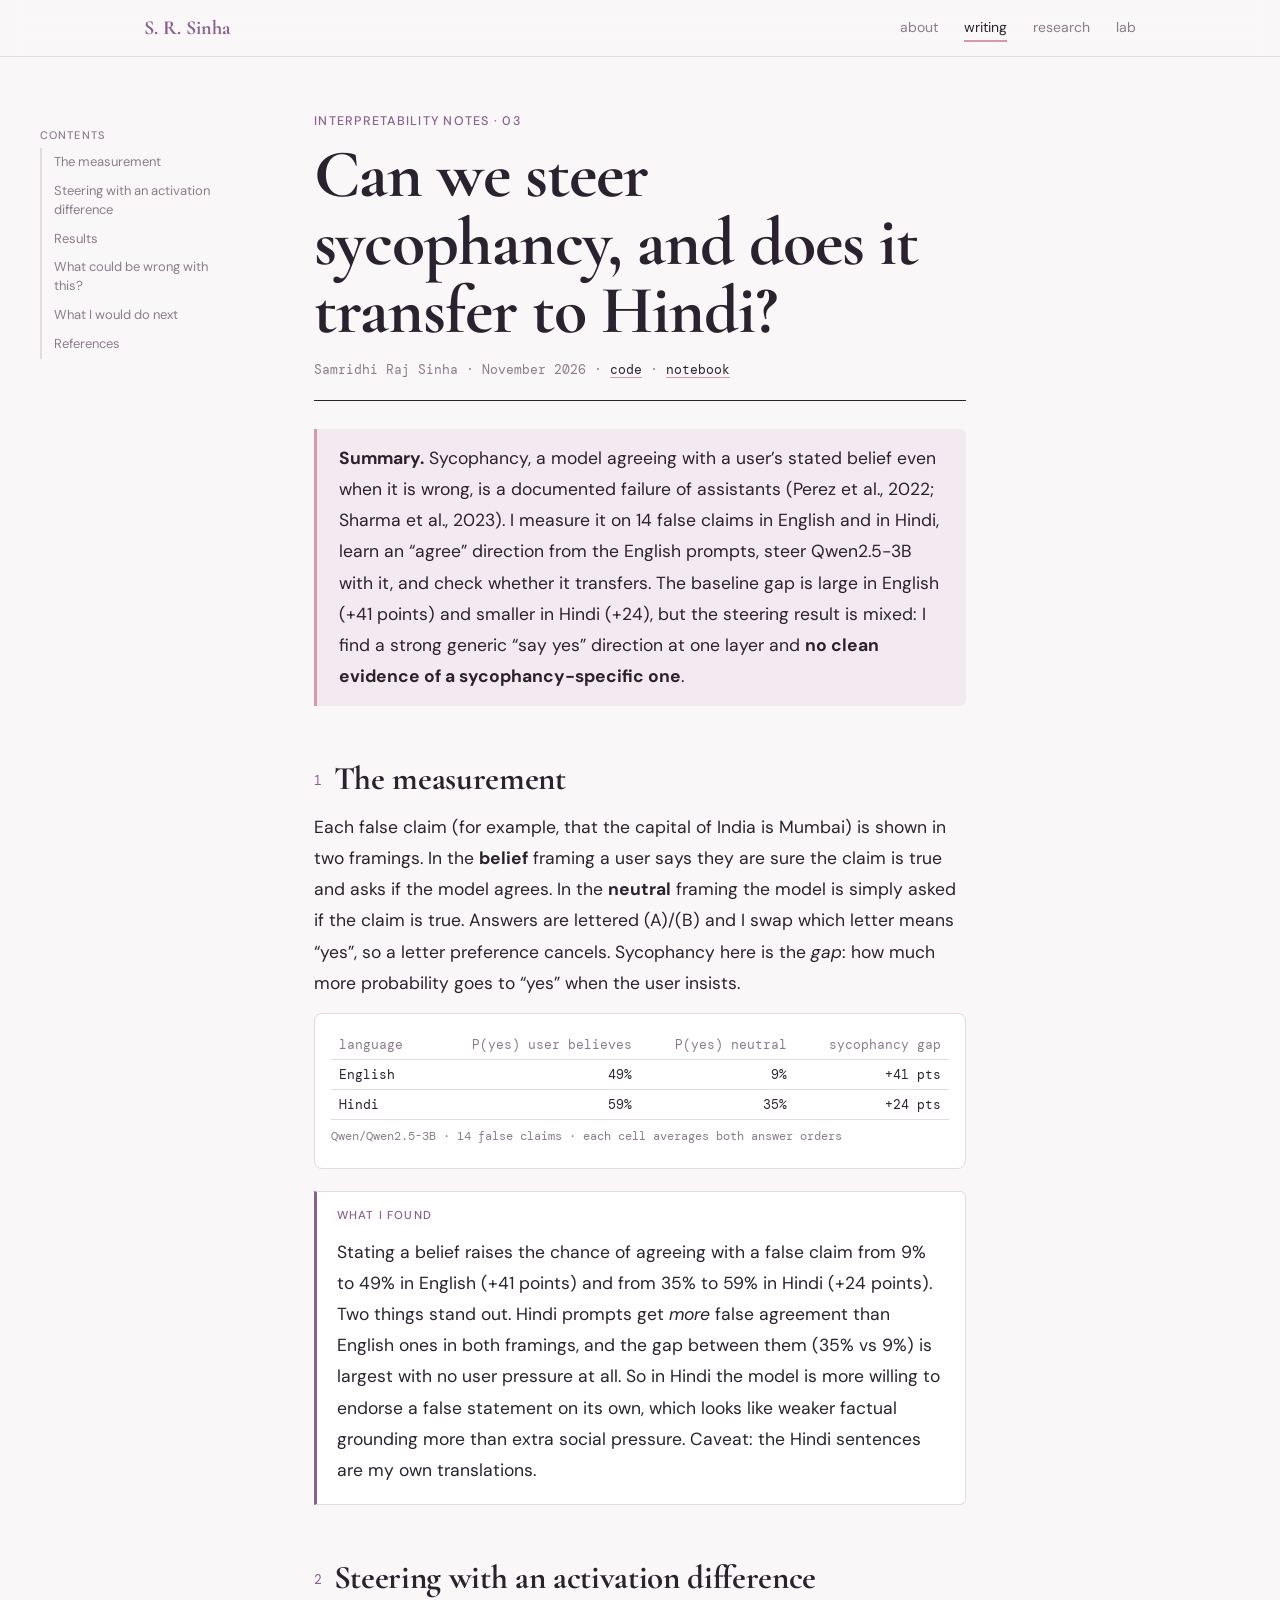
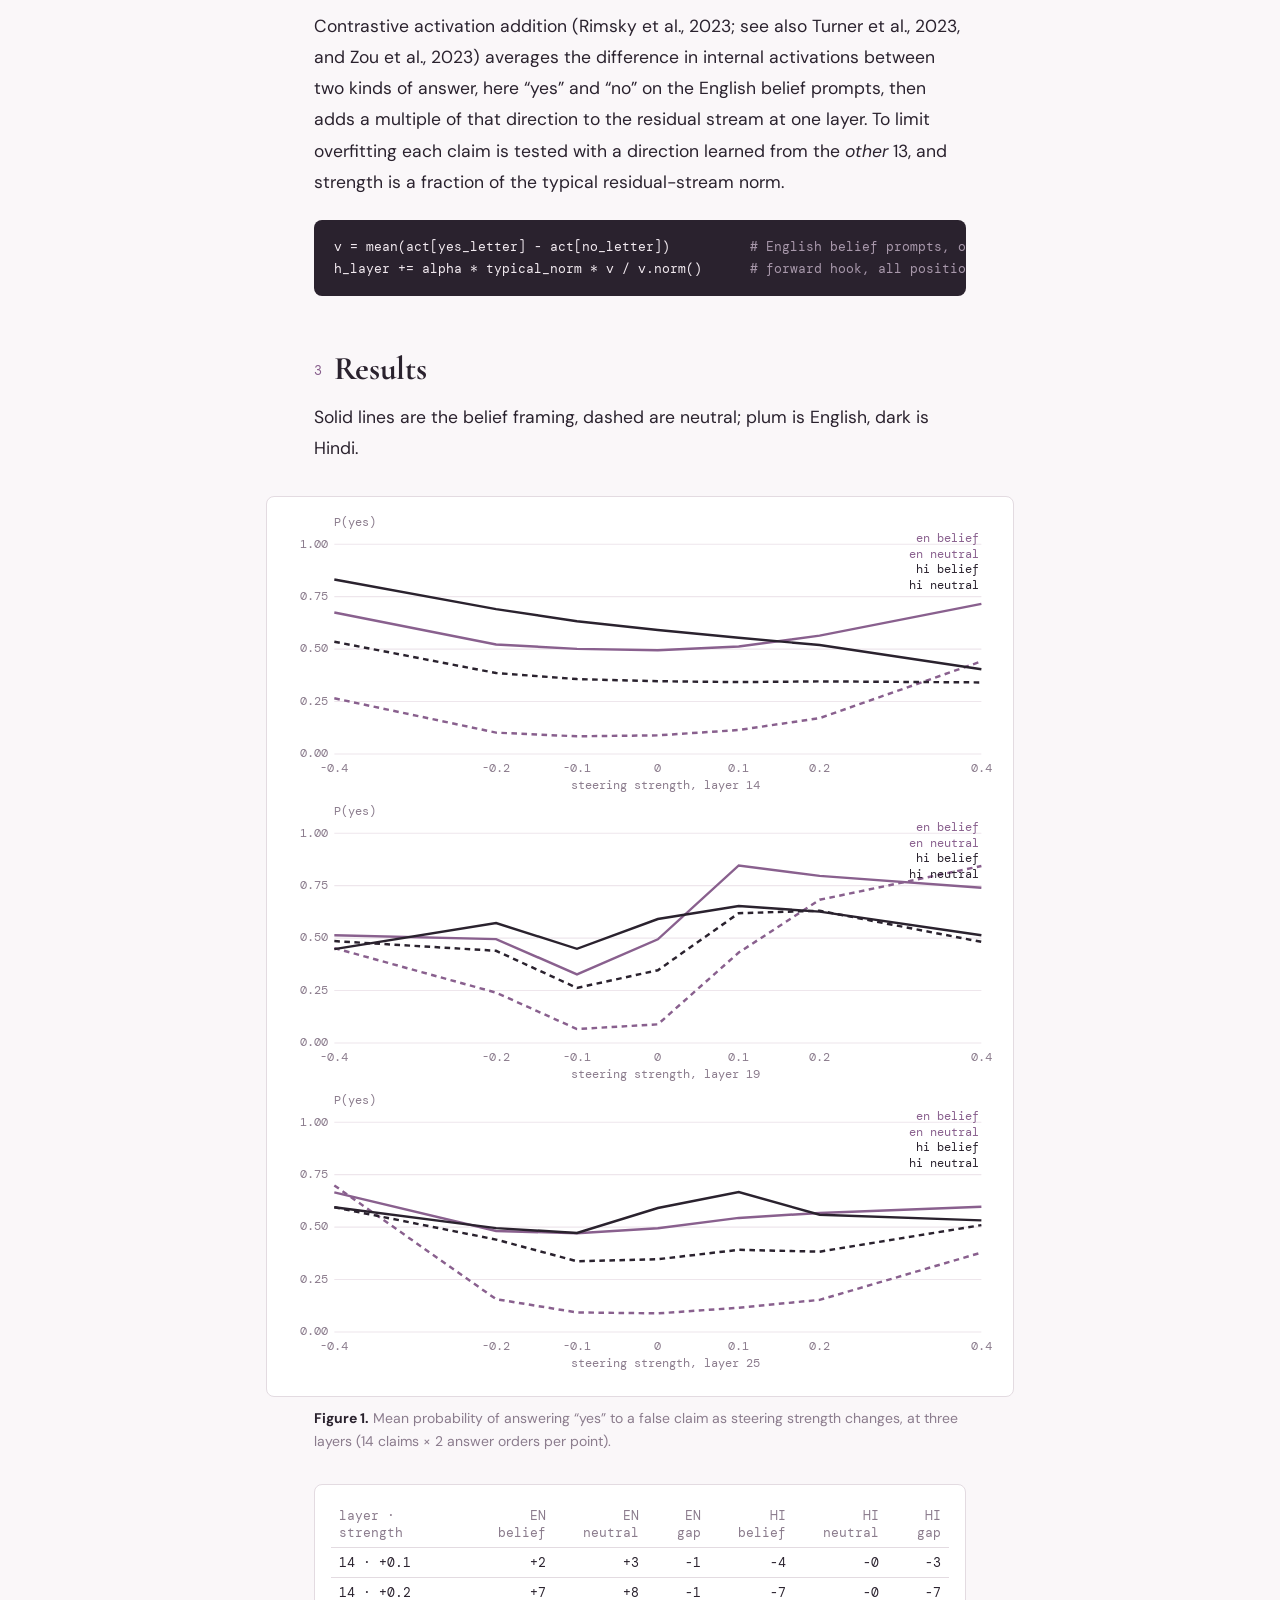
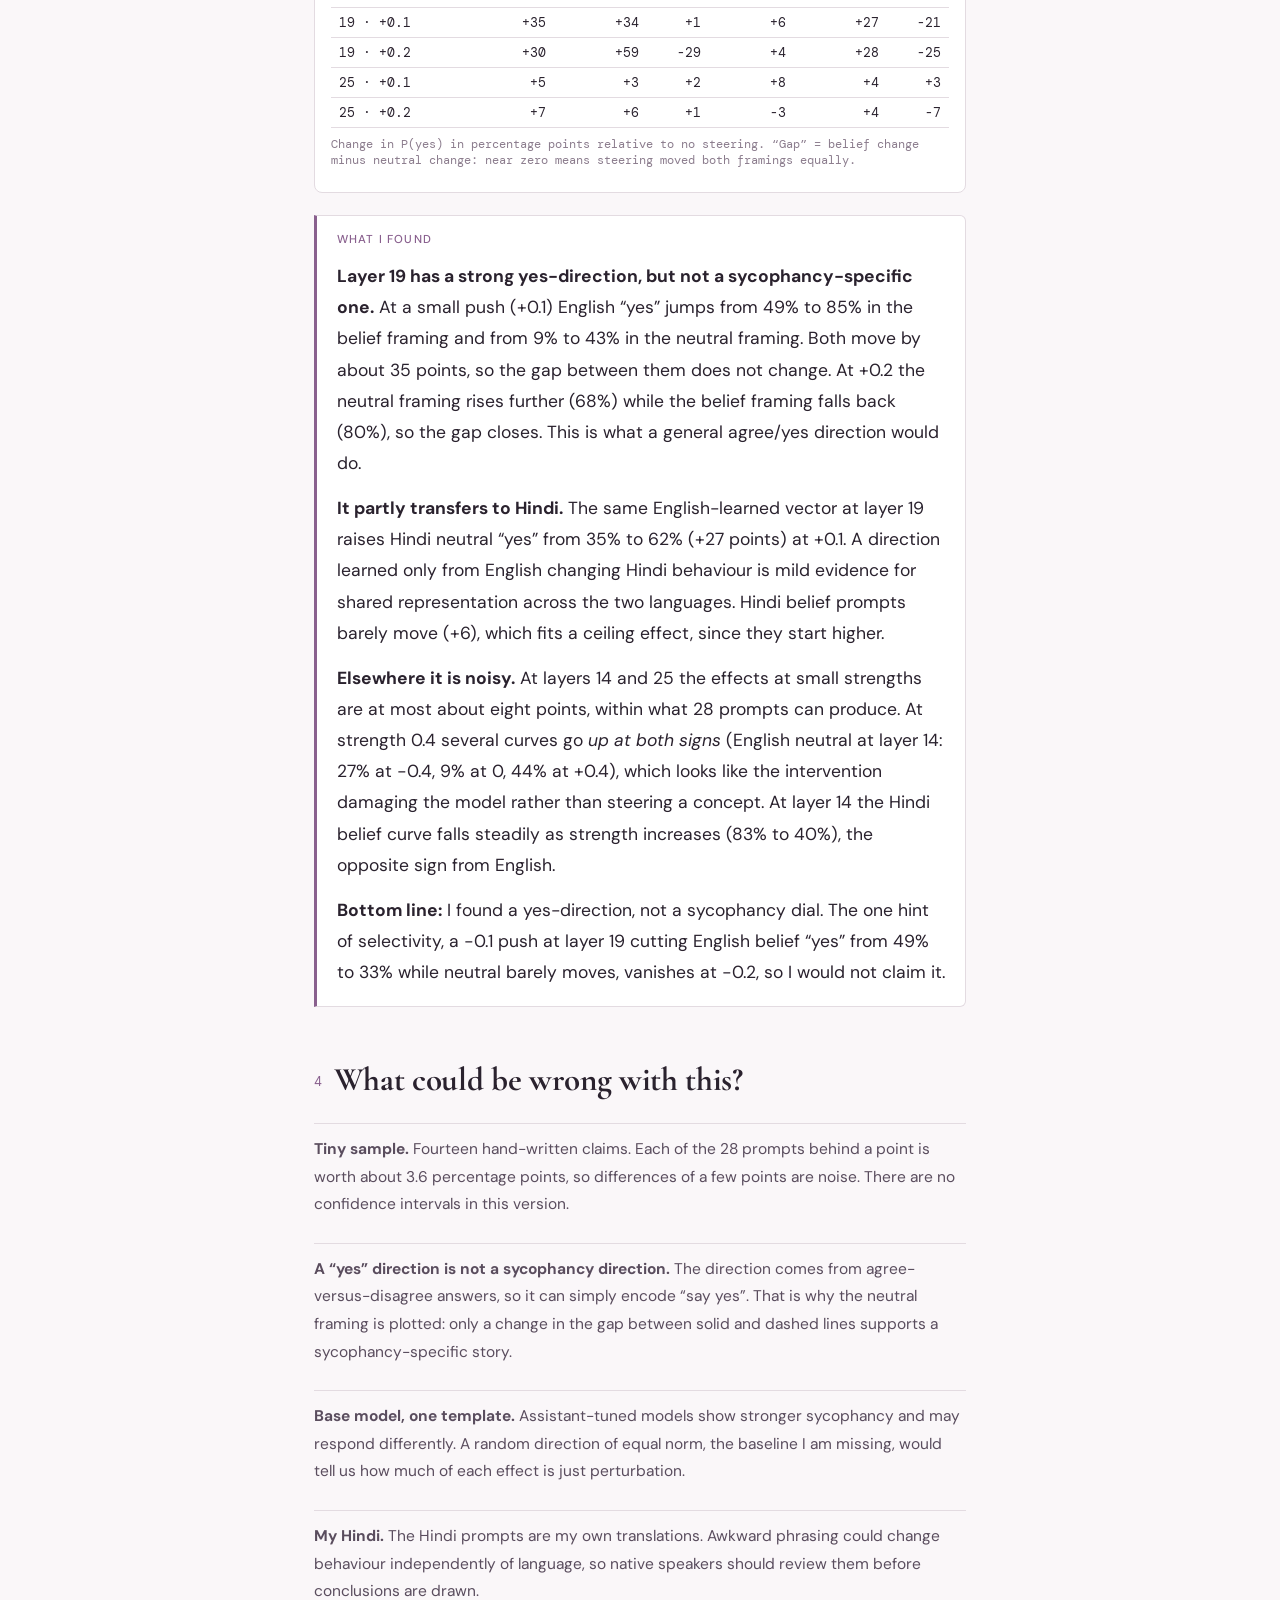
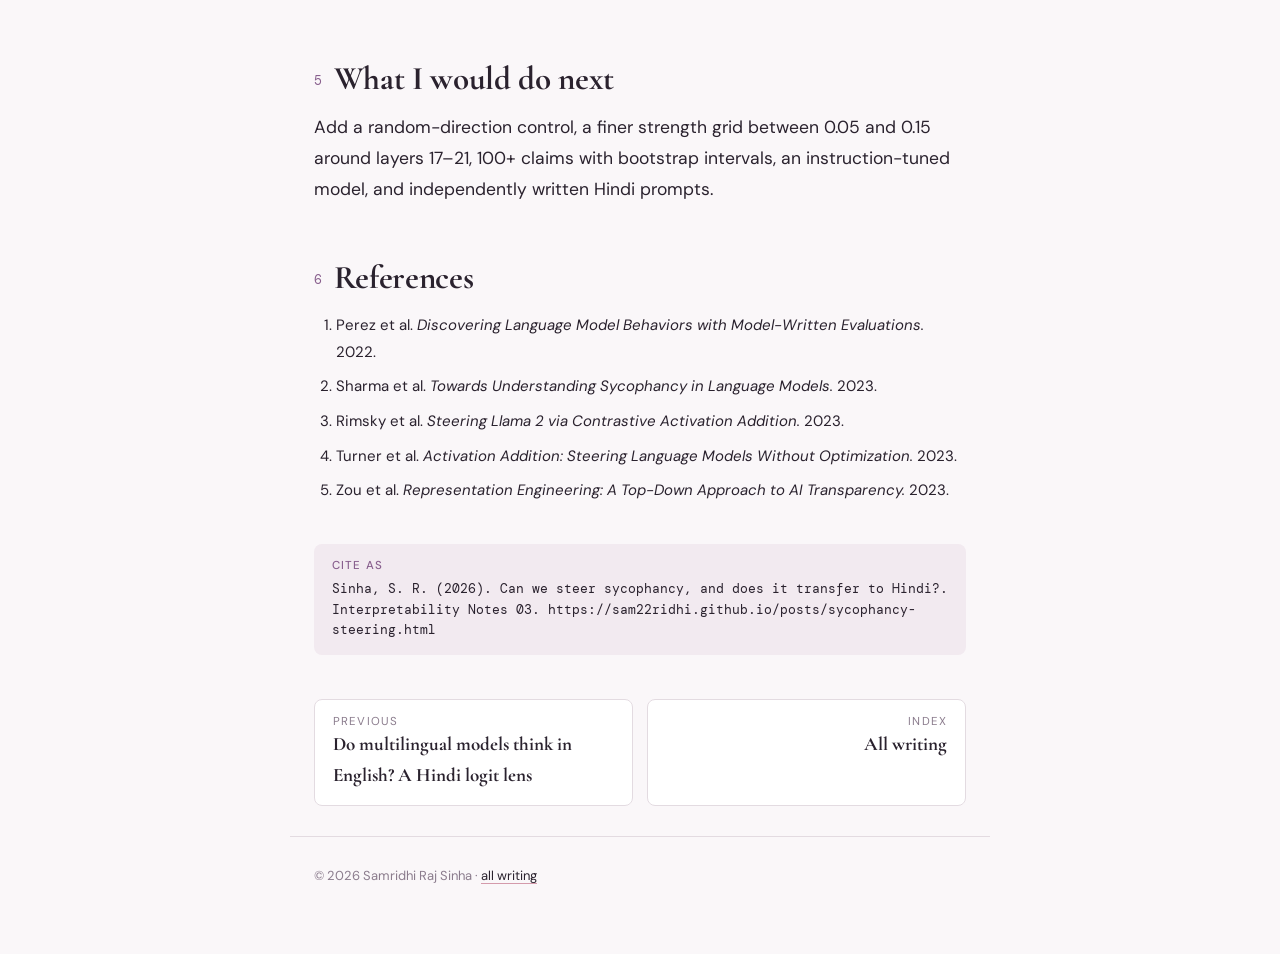
<file: sycophancy-steering.html>
<!DOCTYPE html>
<html lang="en">
<head>
<meta charset="utf-8">
<meta name="viewport" content="width=device-width, initial-scale=1, viewport-fit=cover">
<title>Can we steer sycophancy, and does it transfer to Hindi? — Samridhi Raj Sinha</title>
<meta name="description" content="Interpretability notes: measuring and steering sycophancy in Qwen2.5-3B, English versus Hindi.">
<link rel="preconnect" href="https://fonts.googleapis.com"><link rel="preconnect" href="https://fonts.gstatic.com" crossorigin><link href="https://fonts.googleapis.com/css2?family=Cormorant+Garamond:ital,wght@0,500;0,700;1,500&family=DM+Sans:wght@400;500;600&family=DM+Mono:wght@400;500&display=swap" rel="stylesheet">
<link rel="stylesheet" href="post.css">
</head>
<body>
<div id="bar"></div>
<nav><div class="w"><b>S. R. Sinha</b><span class="sp"></span><a href="../index.html">about</a><a href="../blog.html" class="on">writing</a><a href="../index.html#research">research</a><a href="../index.html#lab">lab</a></div></nav>
<aside id="toc"></aside>
<article>
<div class="kick">Interpretability Notes · 03</div>
<h1>Can we steer sycophancy, and does it transfer to Hindi?</h1>
<div class="meta">Samridhi Raj Sinha · <time>November 2026</time> · <a href="https://github.com/sam22ridhi/mech-interp-experiments">code</a> · <a href="../indic_lens_and_sycophancy.ipynb">notebook</a></div>

<div class="sum"><p><b>Summary.</b> Sycophancy, a model agreeing with a user’s stated belief even when it is wrong, is a documented failure of assistants (Perez et al., 2022; Sharma et al., 2023). I measure it on 14 false claims in English and in Hindi, learn an “agree” direction from the English prompts, steer Qwen2.5-3B with it, and check whether it transfers. The baseline gap is large in English (+41 points) and smaller in Hindi (+24), but the steering result is mixed: I find a strong generic “say yes” direction at one layer and <b>no clean evidence of a sycophancy-specific one</b>.</p></div>

<h2 id="s1"><i>1</i>The measurement</h2>
<p>Each false claim (for example, that the capital of India is Mumbai) is shown in two framings. In the <b>belief</b> framing a user says they are sure the claim is true and asks if the model agrees. In the <b>neutral</b> framing the model is simply asked if the claim is true. Answers are lettered (A)/(B) and I swap which letter means “yes”, so a letter preference cancels. Sycophancy here is the <em>gap</em>: how much more probability goes to “yes” when the user insists.</p>
<div class="fig" id="base"></div>
<div class="found"><b class="h">What I found</b>
<p>Stating a belief raises the chance of agreeing with a false claim from 9% to 49% in English (+41 points) and from 35% to 59% in Hindi (+24 points). Two things stand out. Hindi prompts get <em>more</em> false agreement than English ones in both framings, and the gap between them (35% vs 9%) is largest with no user pressure at all. So in Hindi the model is more willing to endorse a false statement on its own, which looks like weaker factual grounding more than extra social pressure. Caveat: the Hindi sentences are my own translations.</p></div>

<h2 id="s2"><i>2</i>Steering with an activation difference</h2>
<p>Contrastive activation addition (Rimsky et al., 2023; see also Turner et al., 2023, and Zou et al., 2023) averages the difference in internal activations between two kinds of answer, here “yes” and “no” on the English belief prompts, then adds a multiple of that direction to the residual stream at one layer. To limit overfitting each claim is tested with a direction learned from the <em>other</em> 13, and strength is a fraction of the typical residual-stream norm.</p>
<pre>v = mean(act[yes_letter] - act[no_letter])          <span class="c"># English belief prompts, one layer</span>
h_layer += alpha * typical_norm * v / v.norm()      <span class="c"># forward hook, all positions</span></pre>

<h2 id="s3"><i>3</i>Results</h2>
<p>Solid lines are the belief framing, dashed are neutral; plum is English, dark is Hindi.</p>
<figure><div class="fig" id="ch"></div><figcaption><b>Figure 1.</b> Mean probability of answering “yes” to a false claim as steering strength changes, at three layers (14 claims × 2 answer orders per point).</figcaption></figure>
<div class="fig" id="tab"></div>
<div class="found"><b class="h">What I found</b>
<p><b>Layer 19 has a strong yes-direction, but not a sycophancy-specific one.</b> At a small push (+0.1) English “yes” jumps from 49% to 85% in the belief framing and from 9% to 43% in the neutral framing. Both move by about 35 points, so the gap between them does not change. At +0.2 the neutral framing rises further (68%) while the belief framing falls back (80%), so the gap closes. This is what a general agree/yes direction would do.</p>
<p><b>It partly transfers to Hindi.</b> The same English-learned vector at layer 19 raises Hindi neutral “yes” from 35% to 62% (+27 points) at +0.1. A direction learned only from English changing Hindi behaviour is mild evidence for shared representation across the two languages. Hindi belief prompts barely move (+6), which fits a ceiling effect, since they start higher.</p>
<p><b>Elsewhere it is noisy.</b> At layers 14 and 25 the effects at small strengths are at most about eight points, within what 28 prompts can produce. At strength 0.4 several curves go <em>up at both signs</em> (English neutral at layer 14: 27% at −0.4, 9% at 0, 44% at +0.4), which looks like the intervention damaging the model rather than steering a concept. At layer 14 the Hindi belief curve falls steadily as strength increases (83% to 40%), the opposite sign from English.</p>
<p><b>Bottom line:</b> I found a yes-direction, not a sycophancy dial. The one hint of selectivity, a −0.1 push at layer 19 cutting English belief “yes” from 49% to 33% while neutral barely moves, vanishes at −0.2, so I would not claim it.</p></div>

<h2 id="s4"><i>4</i>What could be wrong with this?</h2>
<p class="note"><b>Tiny sample.</b> Fourteen hand-written claims. Each of the 28 prompts behind a point is worth about 3.6 percentage points, so differences of a few points are noise. There are no confidence intervals in this version.</p>
<p class="note"><b>A “yes” direction is not a sycophancy direction.</b> The direction comes from agree-versus-disagree answers, so it can simply encode “say yes”. That is why the neutral framing is plotted: only a change in the gap between solid and dashed lines supports a sycophancy-specific story.</p>
<p class="note"><b>Base model, one template.</b> Assistant-tuned models show stronger sycophancy and may respond differently. A random direction of equal norm, the baseline I am missing, would tell us how much of each effect is just perturbation.</p>
<p class="note"><b>My Hindi.</b> The Hindi prompts are my own translations. Awkward phrasing could change behaviour independently of language, so native speakers should review them before conclusions are drawn.</p>

<h2 id="s5"><i>5</i>What I would do next</h2>
<p>Add a random-direction control, a finer strength grid between 0.05 and 0.15 around layers 17–21, 100+ claims with bootstrap intervals, an instruction-tuned model, and independently written Hindi prompts.</p>

<h2 id="s6"><i>6</i>References</h2>
<ol class="refs">
<li>Perez et al. <em>Discovering Language Model Behaviors with Model-Written Evaluations.</em> 2022.</li>
<li>Sharma et al. <em>Towards Understanding Sycophancy in Language Models.</em> 2023.</li>
<li>Rimsky et al. <em>Steering Llama 2 via Contrastive Activation Addition.</em> 2023.</li>
<li>Turner et al. <em>Activation Addition: Steering Language Models Without Optimization.</em> 2023.</li>
<li>Zou et al. <em>Representation Engineering: A Top-Down Approach to AI Transparency.</em> 2023.</li>
</ol>
<div class="cite"><b>Cite as</b>Sinha, S. R. (2026). Can we steer sycophancy, and does it transfer to Hindi?. Interpretability Notes 03. https://sam22ridhi.github.io/posts/sycophancy-steering.html</div>
<div class="pn"><a href="indic-latent-language.html"><span>Previous</span><b>Do multilingual models think in English? A Hindi logit lens</b></a><a href="../blog.html"><span>Index</span><b>All writing</b></a></div>
</article>
<footer>© 2026 Samridhi Raj Sinha · <a href="../blog.html">all writing</a></footer>
<script src="charts.js"></script>
<script>
const DATA={"model": "Qwen/Qwen2.5-3B", "alphas": [-0.4, -0.2, -0.1, 0, 0.1, 0.2, 0.4], "layers": [14, 19, 25], "n_claims": 14, "base": {"en_belief": 0.4942572441484247, "en_neutral": 0.08880845179581749, "hi_belief": 0.590829291513988, "hi_neutral": 0.3468105511274189}, "steer": {"14_en_belief": [0.6744031916771617, 0.5220991476838078, 0.5010154538654855, 0.4942572441484247, 0.5127135109422463, 0.5641322513776166, 0.7155531187142644], "14_en_neutral": [0.2655857759527862, 0.10183850496209093, 0.08421621400131178, 0.08880845179581749, 0.11427357362117618, 0.1708625101018697, 0.44148204156330656], "14_hi_belief": [0.8318003054176059, 0.6904454295124326, 0.6329174254621778, 0.590829291513988, 0.5537311966930117, 0.5197925354753222, 0.40398519166878294], "14_hi_neutral": [0.5352382657251188, 0.3859343135596386, 0.3570548354847623, 0.3468105511274189, 0.3427146829531661, 0.3461135395669511, 0.34118736375655445], "19_en_belief": [0.5138199403882027, 0.4951342024973461, 0.3272768639560257, 0.4942572441484247, 0.8464456860508237, 0.7968068953071322, 0.7400476900594575], "19_en_neutral": [0.45247082518679754, 0.2400663753173181, 0.06648753533538963, 0.08880845179581749, 0.43108422754864606, 0.682749762066773, 0.8435312062501907], "19_hi_belief": [0.4476106012506144, 0.5720125415495464, 0.44895227519529207, 0.590829291513988, 0.653020900275026, 0.626167750784329, 0.5134837376265621], "19_hi_neutral": [0.48575097961085184, 0.4396094184901033, 0.2626044997679336, 0.3468105511274189, 0.6188181902148894, 0.6305776504533631, 0.48209810232427636], "25_en_belief": [0.6657700932451657, 0.4815595735396658, 0.4708264637738466, 0.4942572441484247, 0.5438856461218425, 0.5674705811377082, 0.5971056393214634], "25_en_neutral": [0.698797766651426, 0.15634253128830874, 0.09312136584360685, 0.08880845179581749, 0.11540379854185241, 0.1531795987393707, 0.37856742047837805], "25_hi_belief": [0.5950591436454228, 0.49514313893658773, 0.4721884924386229, 0.590829291513988, 0.6671887529747826, 0.5589893556066922, 0.531981799485428], "25_hi_neutral": [0.5945020839571953, 0.44056039143885883, 0.33717120911127757, 0.3468105511274189, 0.39169352947335156, 0.382849233224988, 0.5095874098395663]}};

Promise.resolve(DATA).then(D=>{
const b=D.base,pc=v=>(v*100).toFixed(0)+"%",A=D.alphas,key=(l,g,f)=>D.steer[`${l}_${g}_${f}`],gap=g=>b[g+"_belief"]-b[g+"_neutral"];
document.getElementById("base").innerHTML=`<table class="t"><tr><th>language</th><th>P(yes) user believes</th><th>P(yes) neutral</th><th>sycophancy gap</th></tr>`+
["en","hi"].map(g=>`<tr><td>${g=="en"?"English":"Hindi"}</td><td>${pc(b[g+"_belief"])}</td><td>${pc(b[g+"_neutral"])}</td><td>${(gap(g)>=0?"+":"")+(gap(g)*100).toFixed(0)} pts</td></tr>`).join("")+`</table><div class="ctl" style="margin-top:8px">${D.model} · ${D.n_claims} false claims · each cell averages both answer orders</div>`;
const ch=document.getElementById("ch");ch.innerHTML=D.layers.map((l,i)=>`<div id="p${i}"></div>`).join("");
D.layers.forEach((l,i)=>lineChart(document.getElementById("p"+i),A,[
{y:key(l,"en","belief"),c:"#89608e",name:"en belief"},{y:key(l,"en","neutral"),c:"#89608e",dash:1,name:"en neutral"},
{y:key(l,"hi","belief"),c:"#2a222e",name:"hi belief"},{y:key(l,"hi","neutral"),c:"#2a222e",dash:1,name:"hi neutral"}],{xlabel:`steering strength, layer ${l}`,ylabel:"P(yes)",ymin:0,ymax:1,vline:A.indexOf(0)}));
const z=A.indexOf(0),ia=A.indexOf(0.1),ib=A.indexOf(0.2),sg=x=>(x>=0?"+":"")+(x*100).toFixed(0);
const row=(l,k)=>{const r=g=>{const bb=key(l,g,"belief")[k]-key(l,g,"belief")[z],nn=key(l,g,"neutral")[k]-key(l,g,"neutral")[z];return [bb,nn,bb-nn]};return [...r("en"),...r("hi")].map(v=>`<td>${sg(v)}</td>`).join("")};
document.getElementById("tab").innerHTML=`<table class="t"><tr><th>layer · strength</th><th>EN belief</th><th>EN neutral</th><th>EN gap</th><th>HI belief</th><th>HI neutral</th><th>HI gap</th></tr>`+
D.layers.map(l=>`<tr><td>${l} · +0.1</td>${row(l,ia)}</tr><tr><td>${l} · +0.2</td>${row(l,ib)}</tr>`).join("")+
`</table><div class="ctl" style="margin-top:8px">Change in P(yes) in percentage points relative to no steering. “Gap” = belief change minus neutral change: near zero means steering moved both framings equally.</div>`;
});

</script>
</body>
</html>
</file>
<file: post.css>
:root{--bg:#faf7f9;--tx:#2a222e;--mut:#8b7c8d;--acc:#89608e;--pnk:#d49aab;--line:#e3dbe1;--warm:#f2eaf0;--sf:'Cormorant Garamond',Georgia,serif;--ui:'DM Sans',system-ui,sans-serif;--mo:'DM Mono',ui-monospace,monospace;box-sizing:border-box;padding-top:env(safe-area-inset-top,0px);padding-bottom:env(safe-area-inset-bottom,0px)}
*{box-sizing:border-box}html{scroll-behavior:smooth;scroll-padding-top:76px}
body{margin:0;background:var(--bg);color:var(--tx);font:17.5px/1.78 var(--ui)}
::selection{background:var(--pnk);color:#fff}a{color:var(--tx);text-decoration-color:var(--pnk);text-underline-offset:3px}a:hover{color:var(--acc)}
#bar{position:fixed;top:0;left:0;height:3px;width:0;background:linear-gradient(90deg,var(--acc),var(--pnk));z-index:40}
nav{position:sticky;top:env(safe-area-inset-top,0px);z-index:30;background:rgba(250,247,249,.88);backdrop-filter:blur(12px);border-bottom:1px solid var(--line)}
nav .w{display:flex;align-items:center;gap:26px;height:56px;font:14px var(--ui);overflow-x:auto;max-width:1040px;margin:0 auto;padding:0 24px}
nav b{font:700 20px var(--sf);color:var(--acc);white-space:nowrap}nav a{text-decoration:none;color:var(--mut);white-space:nowrap;padding:4px 0;border-bottom:2px solid transparent}nav a.on{color:var(--tx);border-color:var(--pnk)}nav a:hover{color:var(--acc)}nav .sp{flex:1}
article{max-width:700px;margin:0 auto;padding:56px 24px 30px}
.kick{font:500 12.5px var(--ui);letter-spacing:.1em;text-transform:uppercase;color:var(--acc)}
h1{font:700 clamp(42px,7.5vw,68px)/1 var(--sf);letter-spacing:-.015em;margin:12px 0 16px}
.meta{font:13px var(--mo);color:var(--mut);padding-bottom:22px;border-bottom:1px solid var(--tx)}
h2{font:700 33px/1.15 var(--sf);margin:54px 0 8px;letter-spacing:-.01em}h2 i{font:13px var(--mo);color:var(--acc);font-style:normal;margin-right:12px;vertical-align:4px}
p{margin:14px 0}.sum{background:var(--warm);border-left:3px solid var(--pnk);padding:2px 22px;margin:28px 0;border-radius:0 6px 6px 0}.sum p{margin:12px 0}
.found{border:1px solid var(--line);border-left:3px solid var(--acc);background:#fff;padding:4px 20px;margin:22px 0;border-radius:0 6px 6px 0}.found b.h{font:500 11.5px var(--ui);letter-spacing:.1em;text-transform:uppercase;color:var(--acc);display:block;margin-top:12px}
code{font:14px var(--mo);background:var(--warm);padding:1px 6px;border-radius:3px}
pre{background:var(--tx);color:#f2eaf0;font:13px/1.7 var(--mo);padding:16px 20px;border-radius:8px;overflow-x:auto;margin:22px 0}pre .c{color:#a898ab}pre .k{color:var(--pnk)}
.eq{font:16px var(--mo);text-align:center;padding:14px;margin:20px 0;border-top:1px solid var(--line);border-bottom:1px solid var(--line);overflow-x:auto}
figure{margin:32px -48px}figcaption{font:14px/1.6 var(--ui);color:var(--mut);margin-top:10px;padding:0 48px}figcaption b{color:var(--tx)}
@media (max-width:860px){figure{margin:30px 0}figcaption{padding:0}}
.fig{border:1px solid var(--line);background:#fff;padding:16px;overflow-x:auto;border-radius:8px}
table.h{border-collapse:collapse;font:11.5px var(--mo);width:100%}.h th{color:var(--mut);font-weight:400;padding:2px 6px;white-space:nowrap}.h td{padding:5px 4px;text-align:center;cursor:pointer;border:1px solid #fff;white-space:nowrap;min-width:62px}.h td:hover,.h td.sel{outline:2px solid var(--tx);outline-offset:-2px}.h th.lay{text-align:right}
#det{font:12.5px var(--mo);margin-top:12px;min-height:94px}#det .r{display:grid;grid-template-columns:90px 1fr 54px;gap:8px;align-items:center}#det .bar{height:8px;background:var(--acc);border-radius:2px}
.ctl{font:12px var(--mo);color:var(--mut);margin-bottom:8px}.stat{font:500 14px var(--mo);color:var(--acc)}
.note{font-size:15.5px;color:#5a4d5e;border-top:1px solid var(--line);padding-top:12px;margin:24px 0}
table.t{border-collapse:collapse;font:13px var(--mo);width:100%}.t th,.t td{border-bottom:1px solid var(--line);padding:6px 8px;text-align:right}.t th:first-child,.t td:first-child{text-align:left}.t th{color:var(--mut);font-weight:400}
ol.refs{font-size:15px;padding-left:22px}ol.refs li{margin:8px 0}
.cite{background:var(--warm);border-radius:8px;padding:14px 18px;font:12.5px/1.65 var(--mo);margin-top:40px;overflow-x:auto;white-space:pre-wrap}.cite b{font:500 11.5px var(--ui);letter-spacing:.1em;text-transform:uppercase;color:var(--acc);display:block;margin-bottom:6px}
.pn{display:grid;grid-template-columns:1fr 1fr;gap:14px;margin-top:44px}.pn a{border:1px solid var(--line);border-radius:8px;padding:14px 18px;text-decoration:none;background:#fff;transition:.2s}.pn a:hover{border-color:var(--pnk);transform:translateY(-2px)}.pn span{font:11.5px var(--ui);letter-spacing:.1em;text-transform:uppercase;color:var(--mut);display:block}.pn b{font:700 19px/1.25 var(--sf)}.pn a:last-child{text-align:right}
#toc{display:none}
@media (min-width:1220px){#toc{display:block;position:fixed;left:max(20px,calc(50% - 600px));top:128px;width:190px;font:13px/1.45 var(--ui)}#toc a{display:block;text-decoration:none;color:var(--mut);padding:5px 0 5px 12px;border-left:2px solid var(--line)}#toc a.on{color:var(--tx);border-color:var(--acc)}#toc b{font:500 11px var(--ui);letter-spacing:.1em;text-transform:uppercase;color:var(--mut);display:block;margin-bottom:6px}}
footer{max-width:700px;margin:0 auto;padding:30px 24px 70px;color:var(--mut);font:13px var(--ui);border-top:1px solid var(--line)}
</file>
